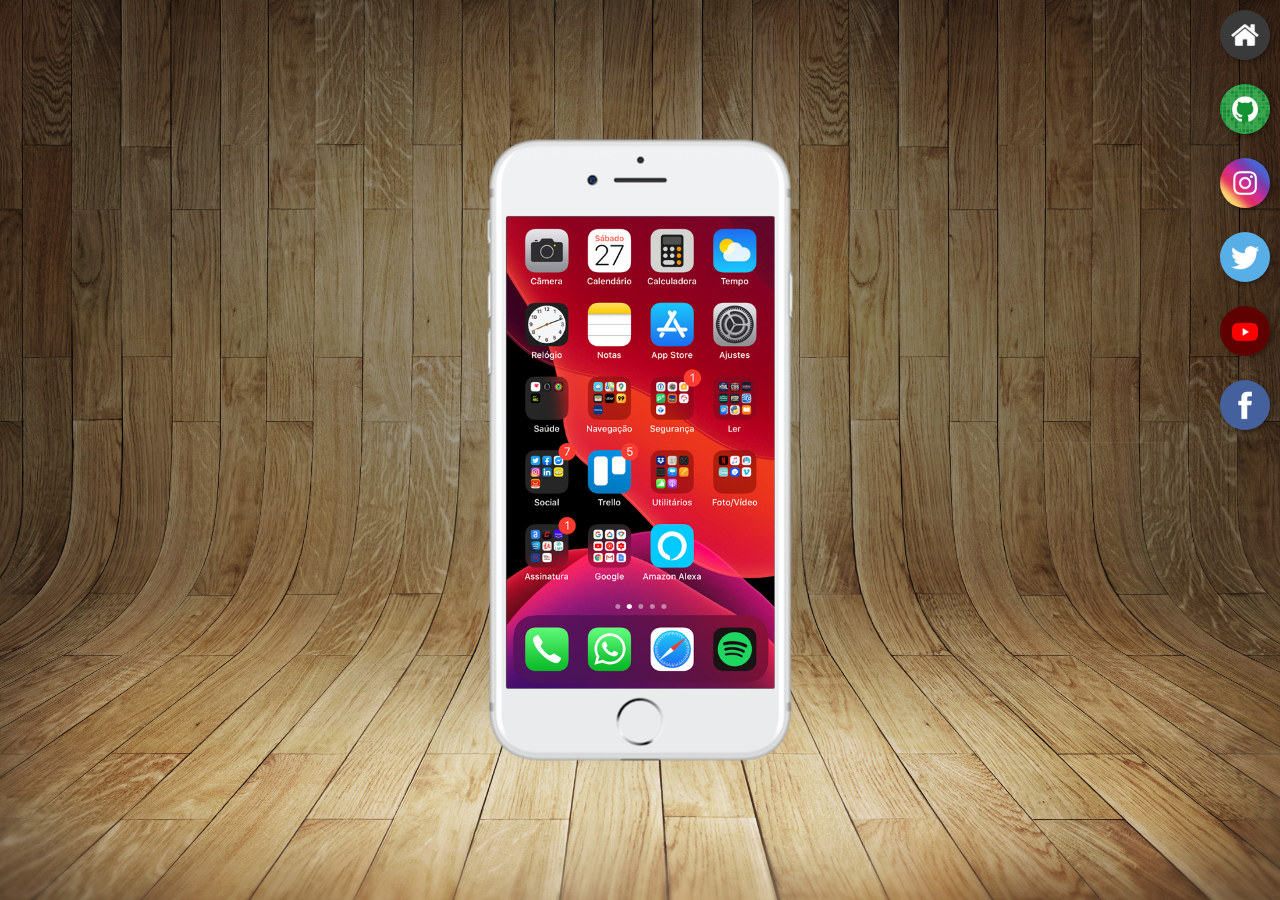
<file: index.html>
<!DOCTYPE html>
<html lang="pt-br">
<head>
    <meta charset="UTF-8">
    <meta http-equiv="X-UA-Compatible" content="IE=edge">
    <meta name="viewport" content="width=device-width, initial-scale=1.0">
    <link rel="shortcut icon" href="favicon.ico" type="image/x-icon">
    <title>Projeto Redes Sociais</title>
    <link rel="stylesheet" href="estilos/style.css">
</head>
<body>
    <main>
        <section id="telefone">
            <iframe src="home.html" name="tela" id="tela" frameborder="0">
                Seu navegador nao é compativel com isso.
            </iframe>
        </section>
        <section id="redes-sociais">
            <a href="home.html" target="tela"><img src="imagens/logo-home.jpg" alt="Home"></a><br>
            <a href="github.html" target="tela"><img src="imagens/logo-github.jpg" alt="GitHub"></a><br>
            <a href="instagram.html" target="tela"><img src="imagens/logo-instagram.jpg" alt="Instagram"></a><br>
            <a href="twitter.html" target="tela"><img src="imagens/logo-twitter.jpg" alt="Twiter"></a><br>
            <a href="youtube.html" target="tela"><img src="imagens/logo-youtube.jpg" alt="YouTube"></a><br>
            <a href="facebook.html" target="tela"><img src="imagens/logo-facebook.jpg" alt="Facebook"></a>
        </section>
    </main>
</body>
</html>
</file>
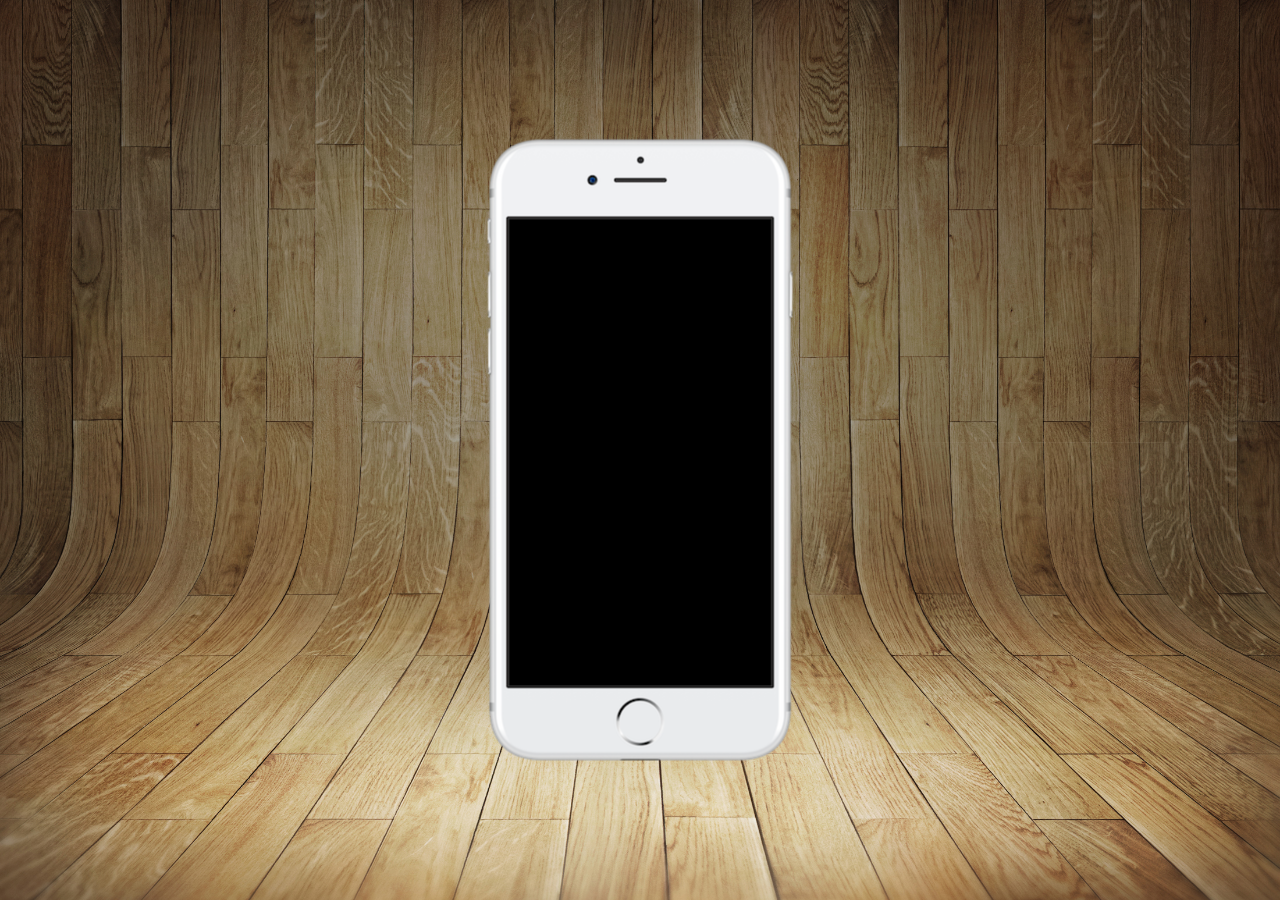
<file: pacote-d013/index.html>
<!DOCTYPE html>
<html lang="pt-br">
<head>
    <meta charset="UTF-8">
    <meta http-equiv="X-UA-Compatible" content="IE=edge">
    <meta name="viewport" content="width=device-width, initial-scale=1.0">
    <link rel="shortcut icon" href="favicon.ico" type="image/x-icon">
    <title>Projeto Redes Sociais</title>
    <link rel="stylesheet" href="estilos/style.css">
</head>
<body>
    <main>
        <section id="telefone">

        </section>
        <section id="redes-sociais">

        </section>
    </main>
</body>
</html>
</file>
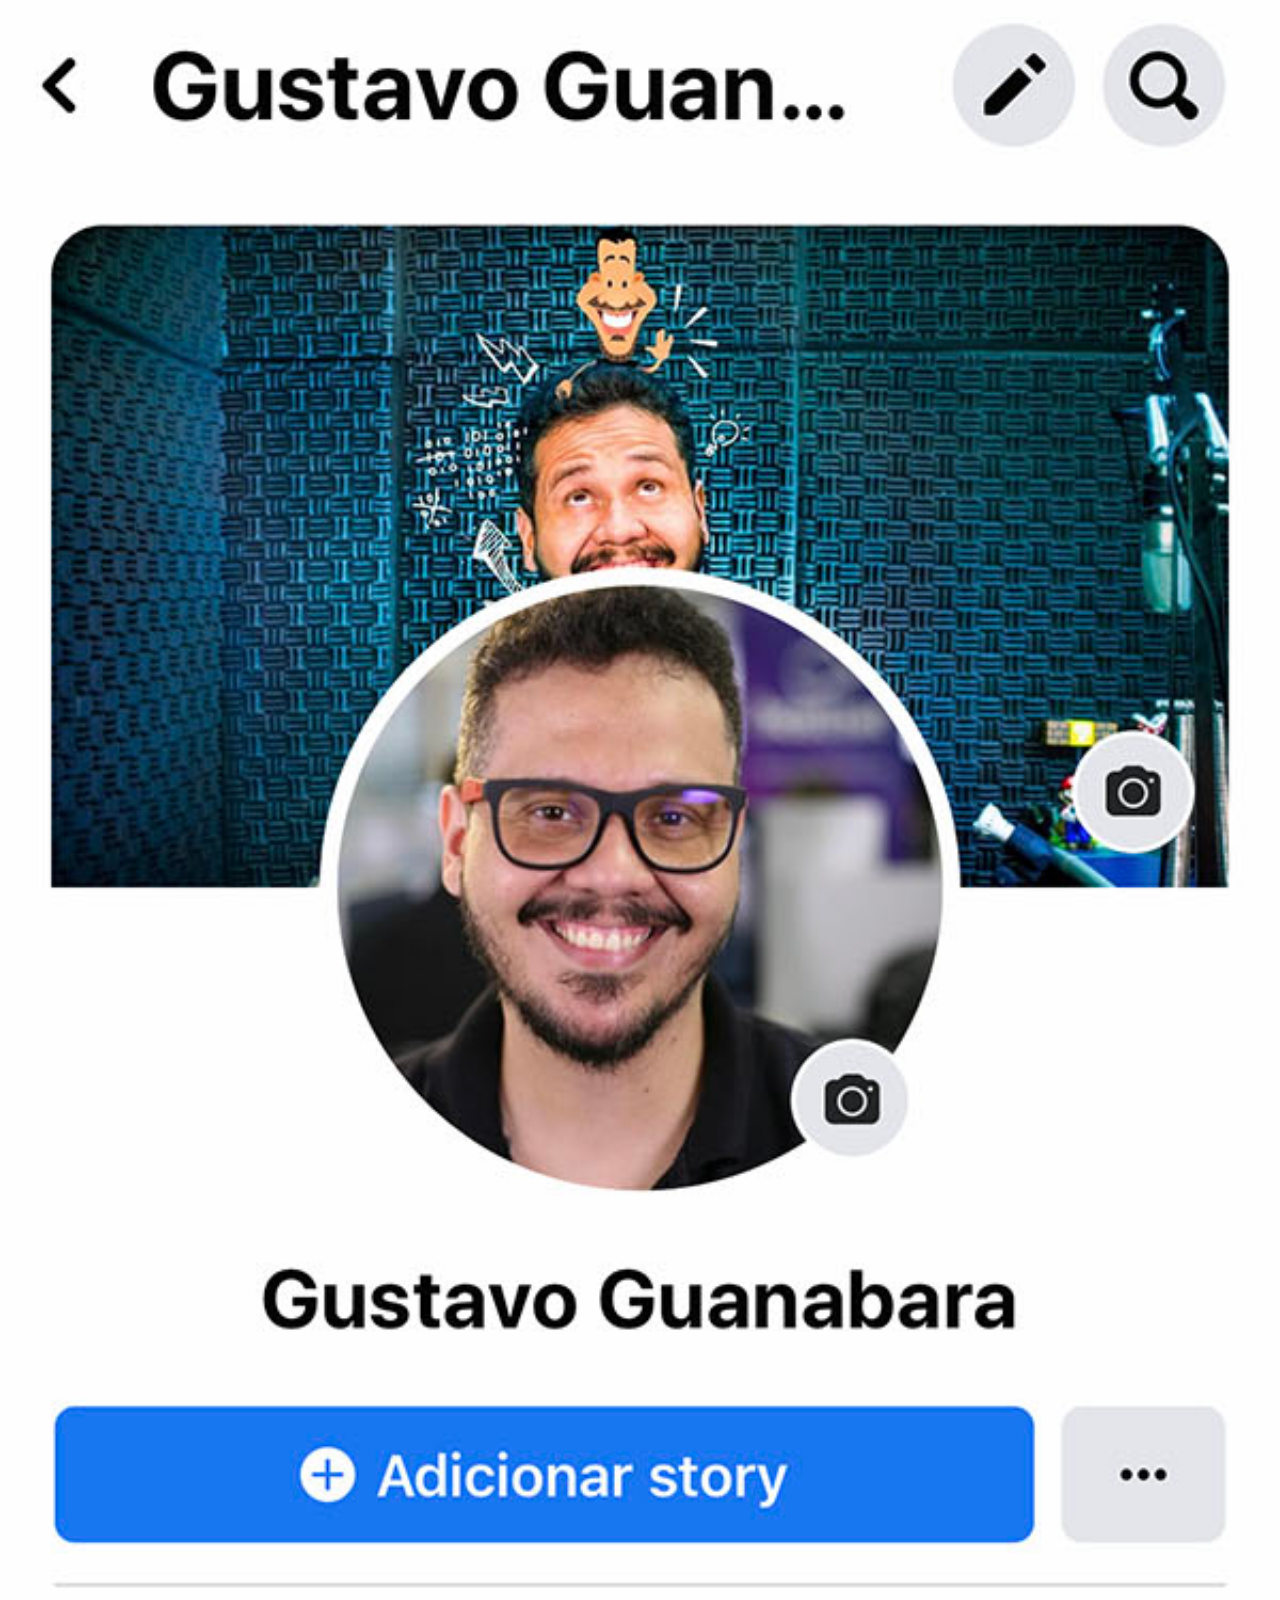
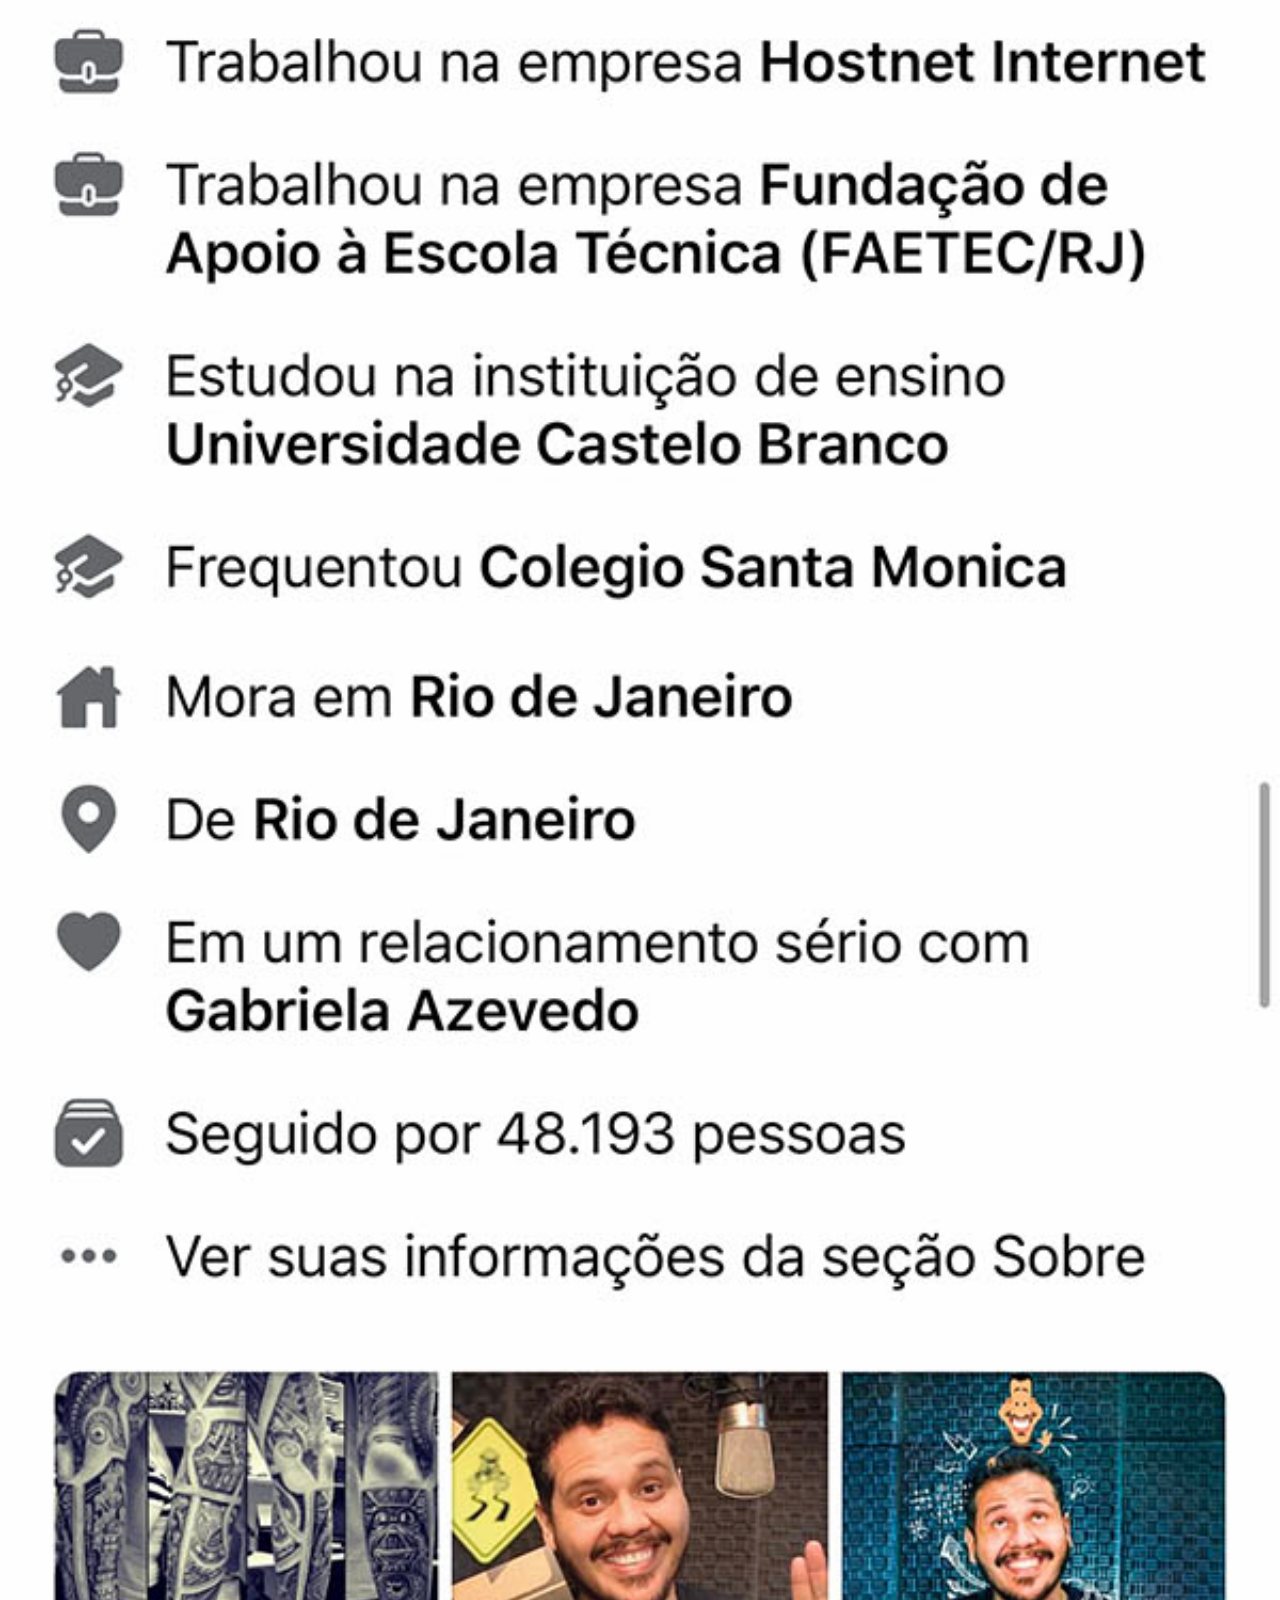
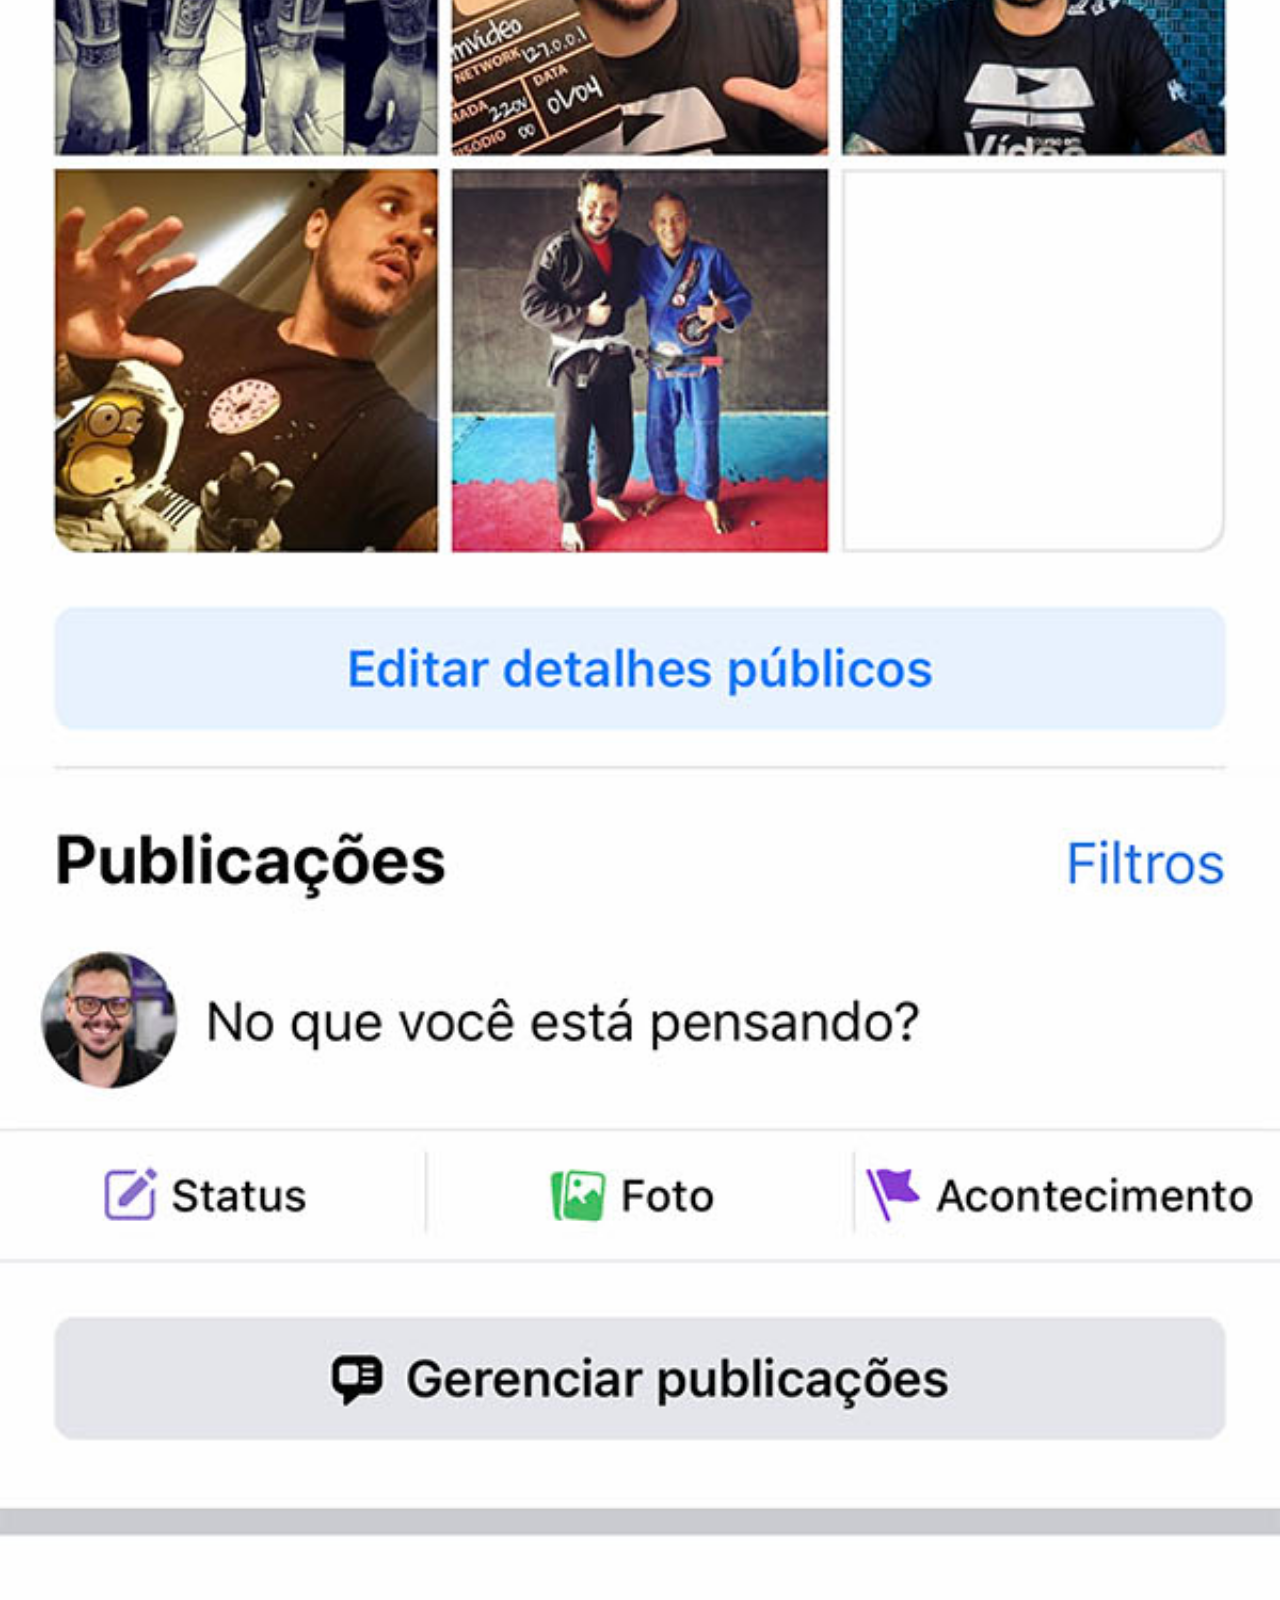
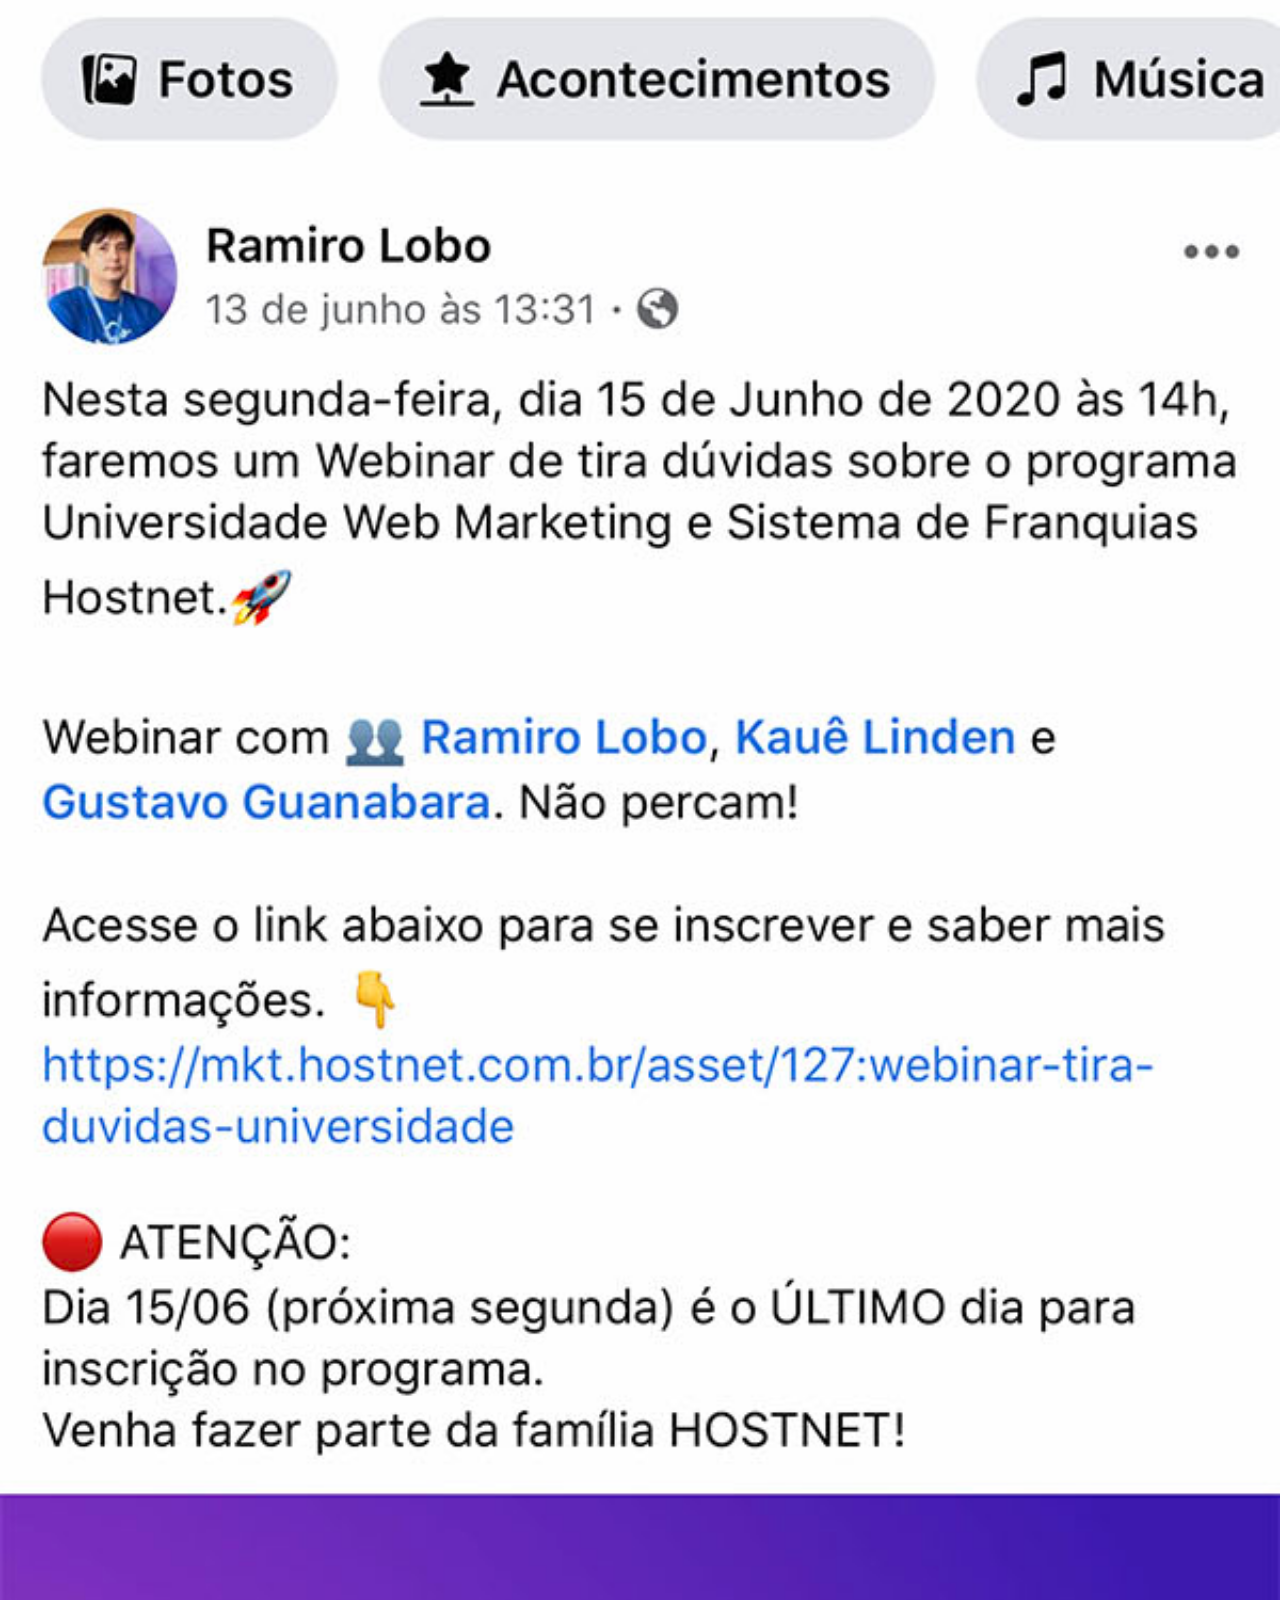
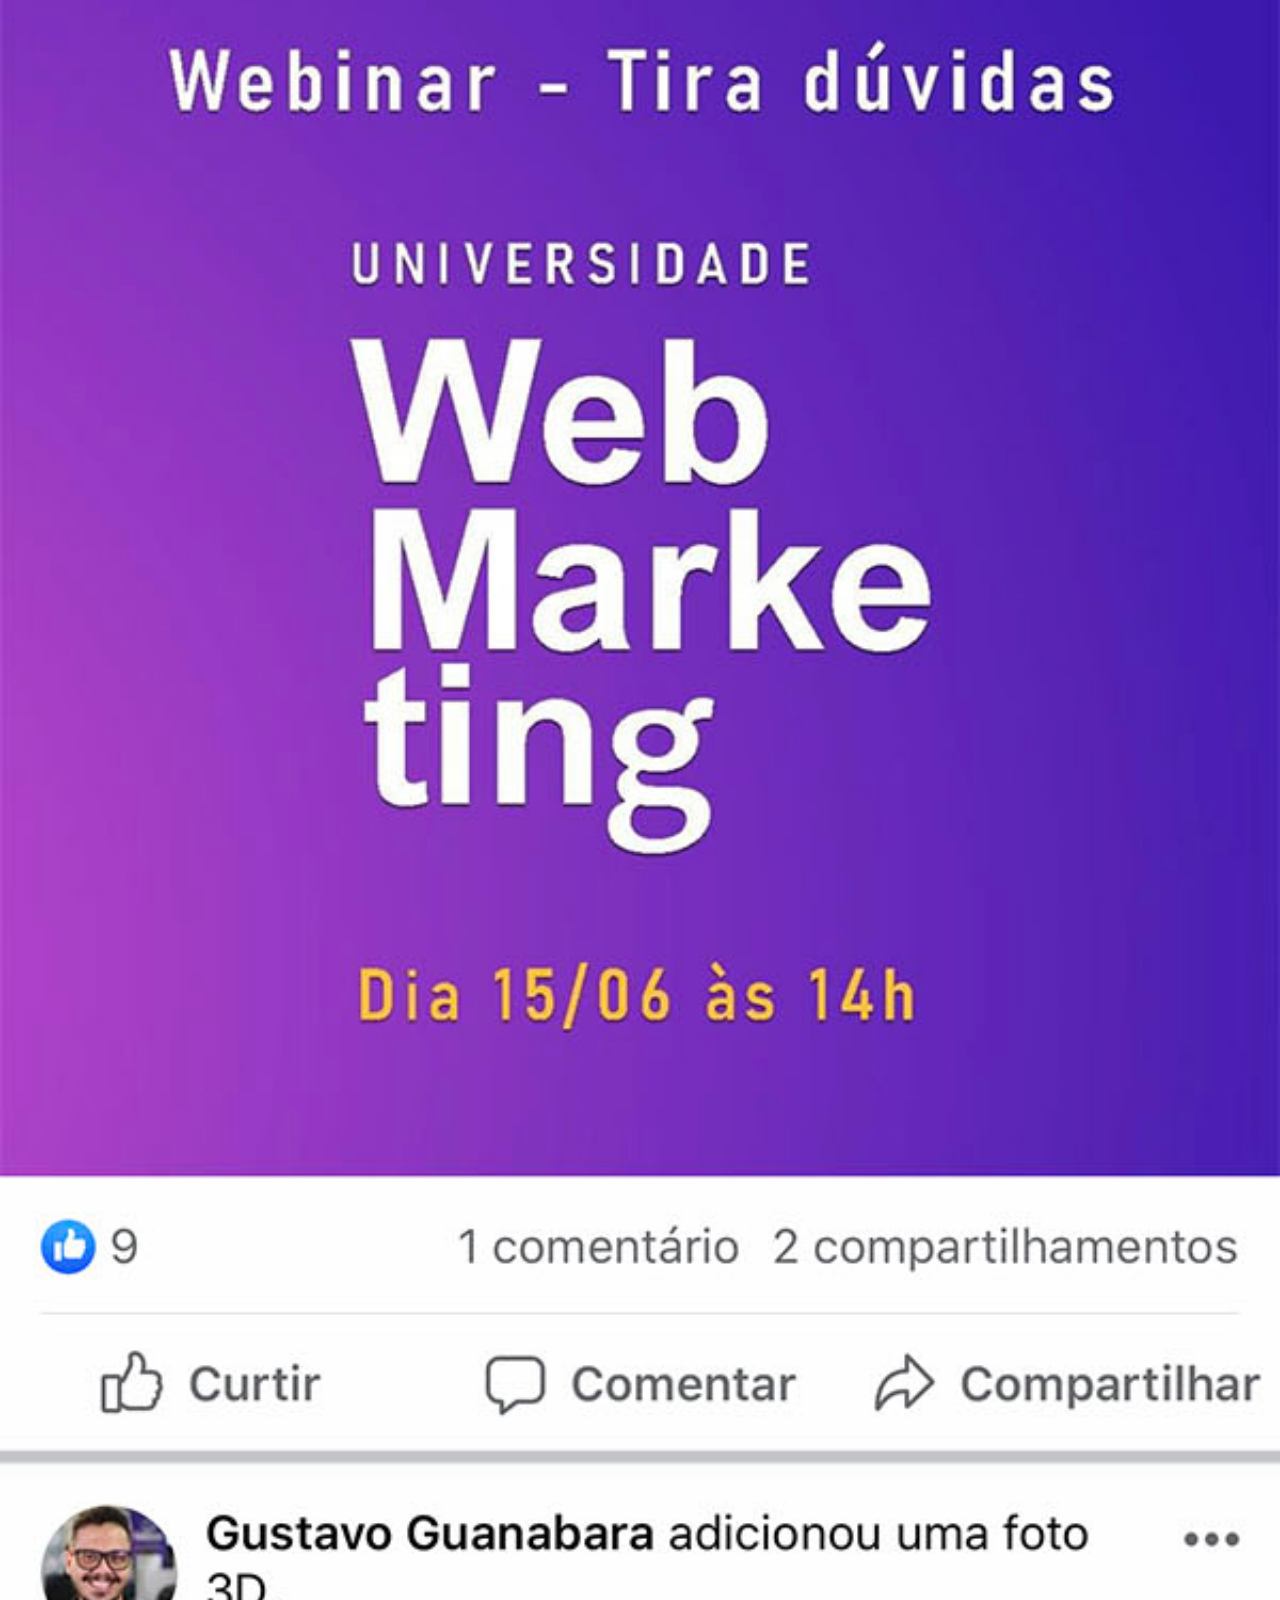
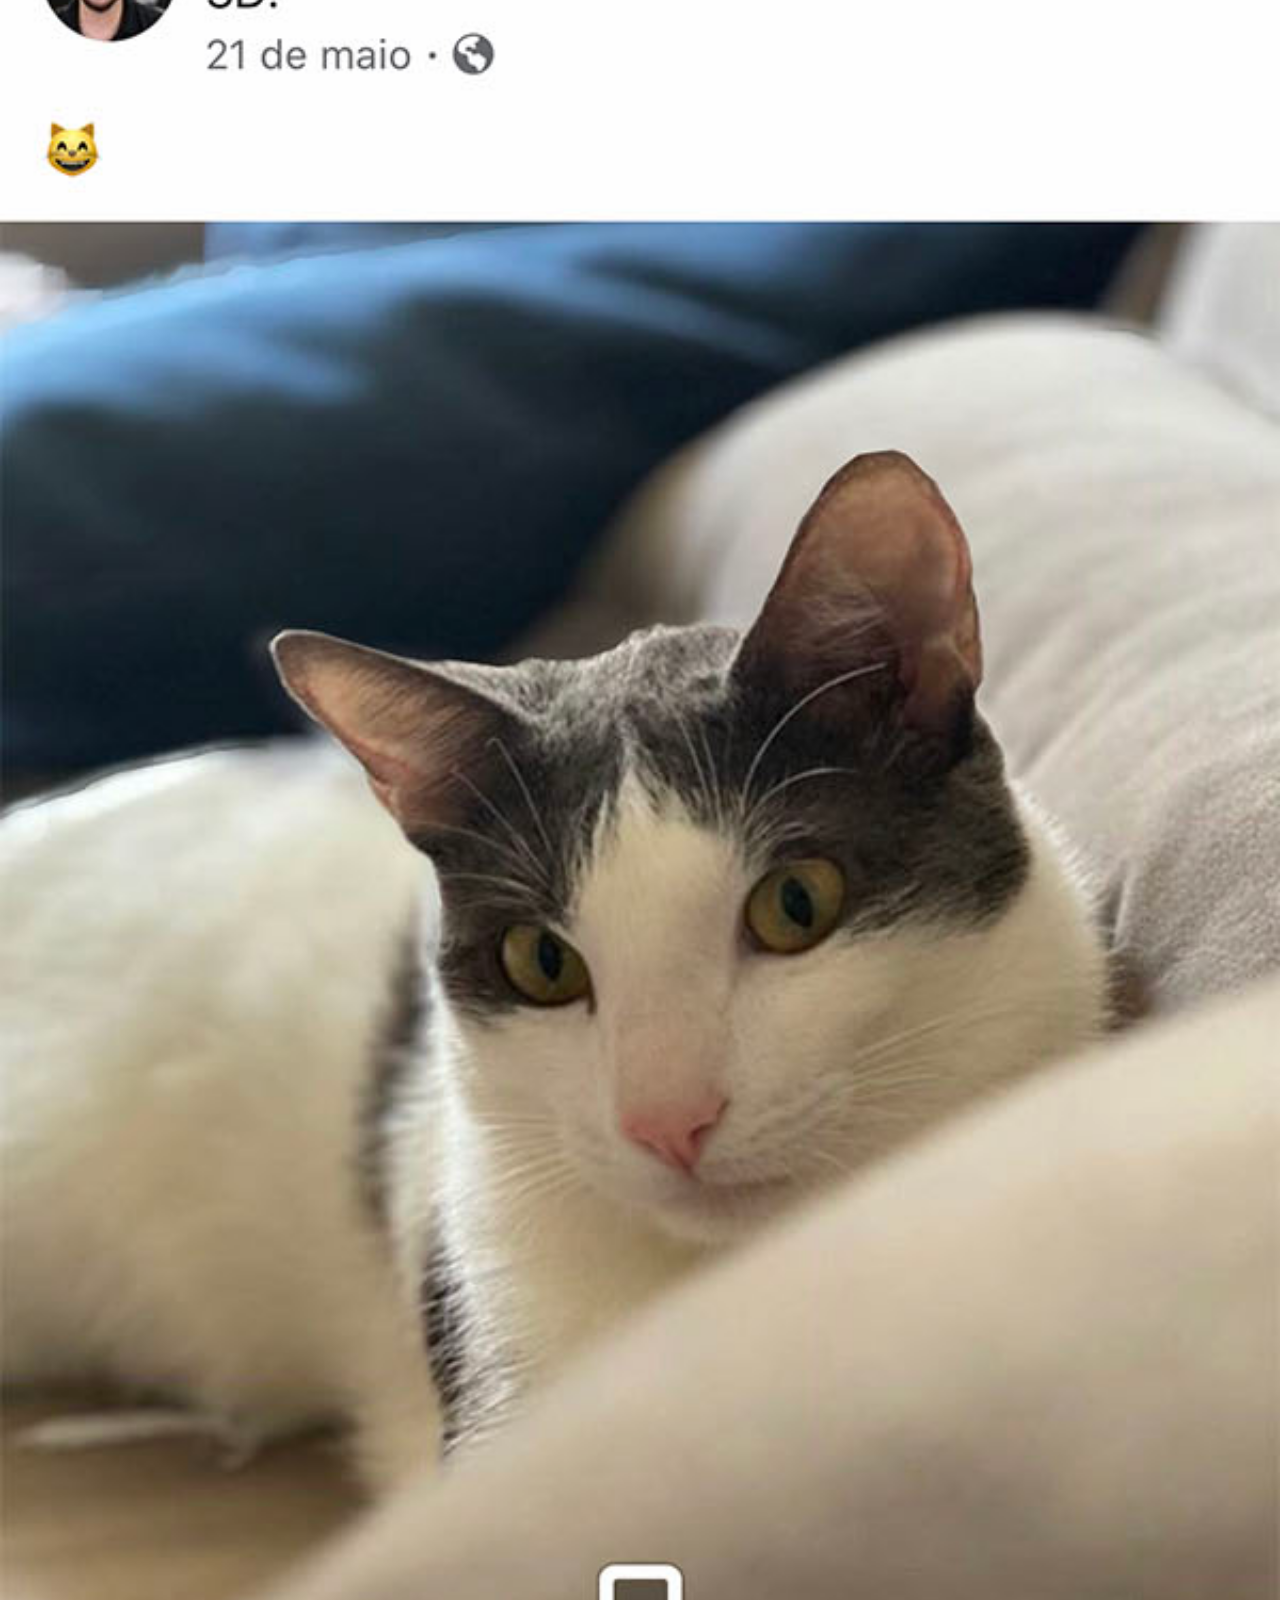
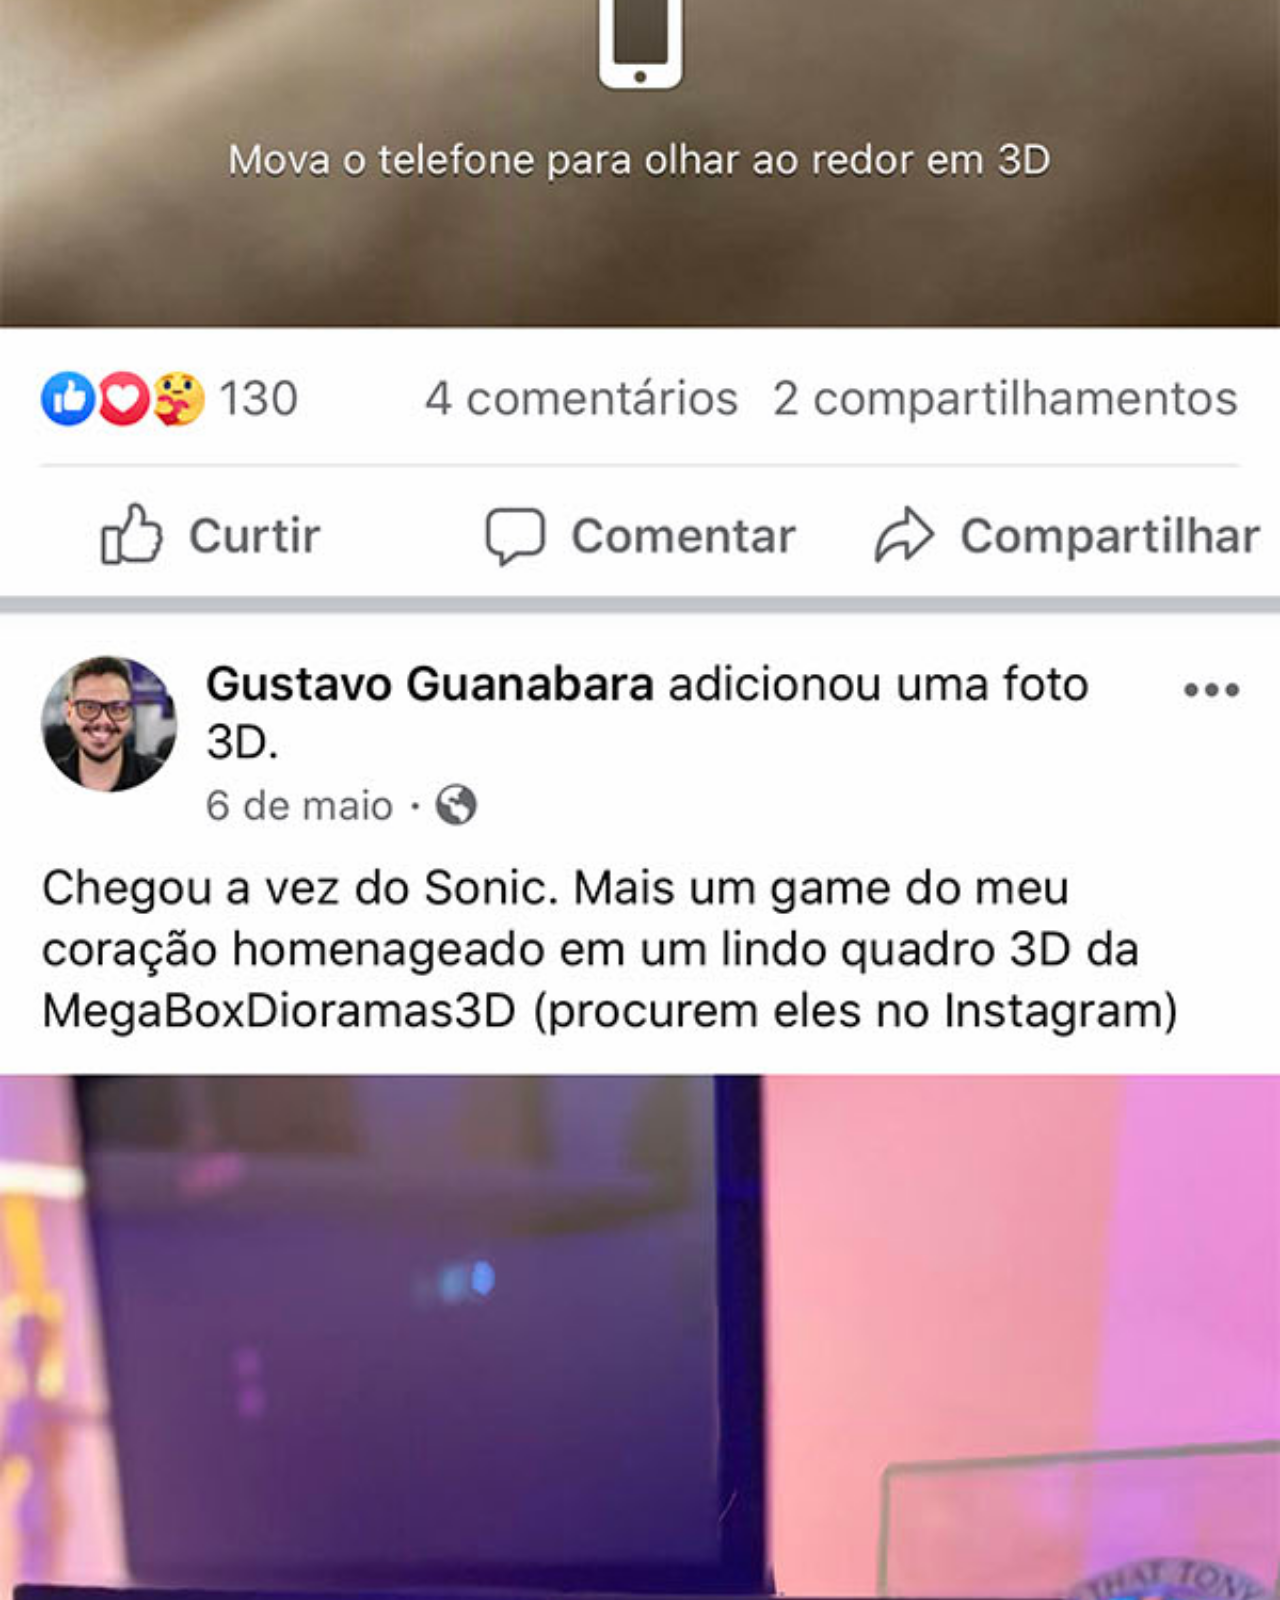
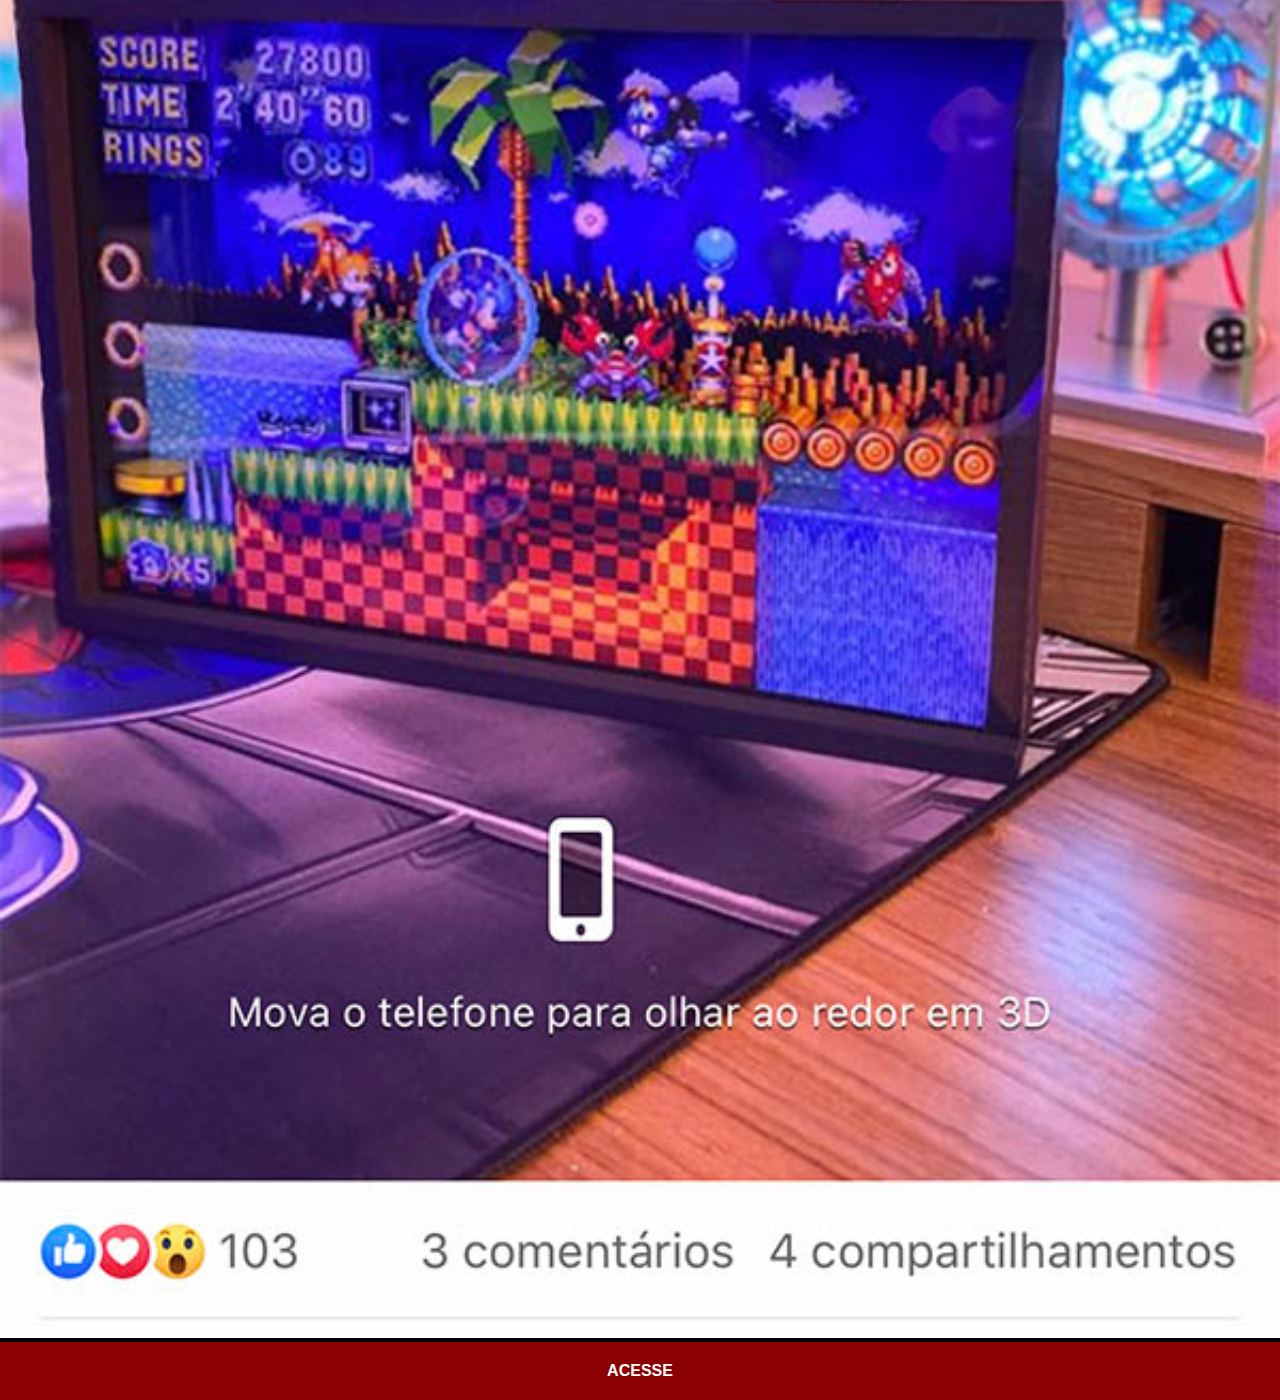
<file: facebook.html>
<!DOCTYPE html>
<html lang="pt-br">
<head>
    <meta charset="UTF-8">
    <meta http-equiv="X-UA-Compatible" content="IE=edge">
    <meta name="viewport" content="width=device-width, initial-scale=1.0">
    <title>Facebook</title>
    <link rel="stylesheet" href="estilos/social.css">
</head>
<body>
    <img src="imagens/tela-facebook.jpg" alt="Facebok">
    <a href="https://www.facebook.com/gustavoguanabara/" target="_blank">ACESSE</a>
</body>
</html>
</file>
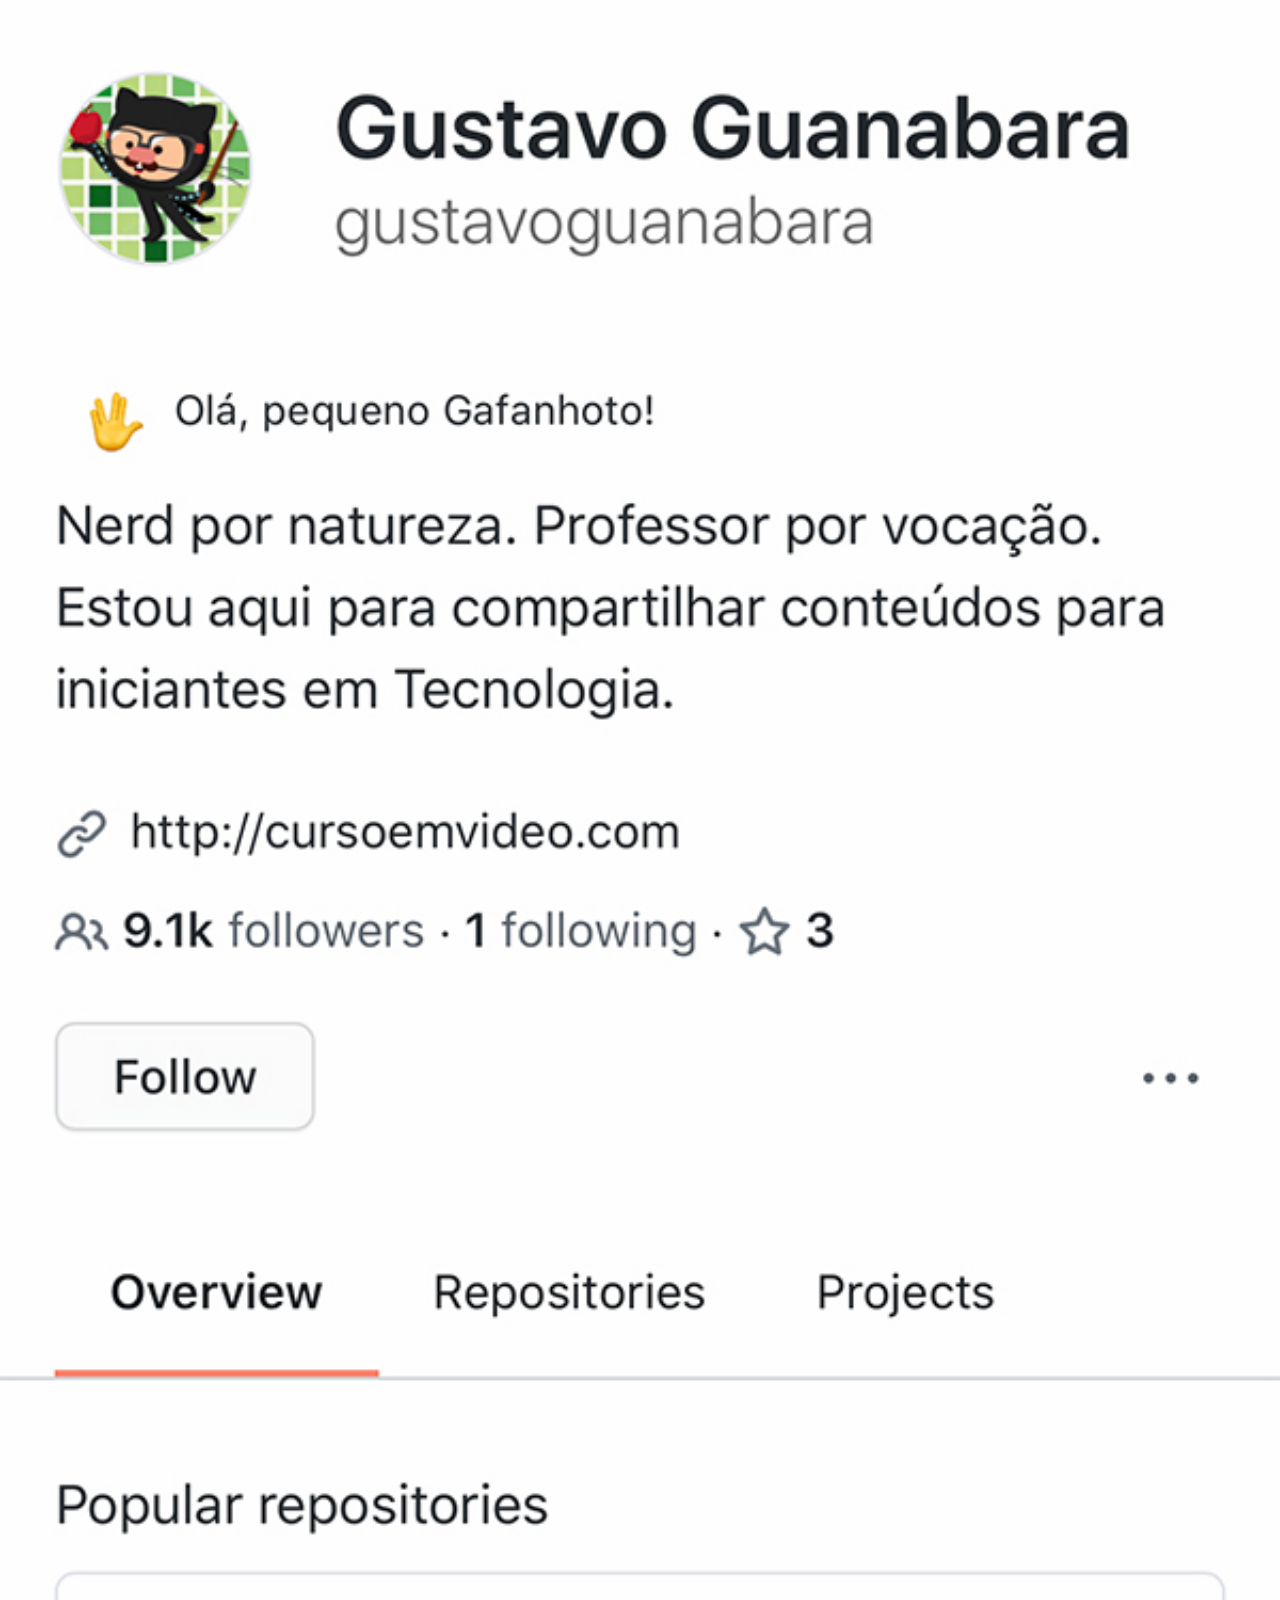
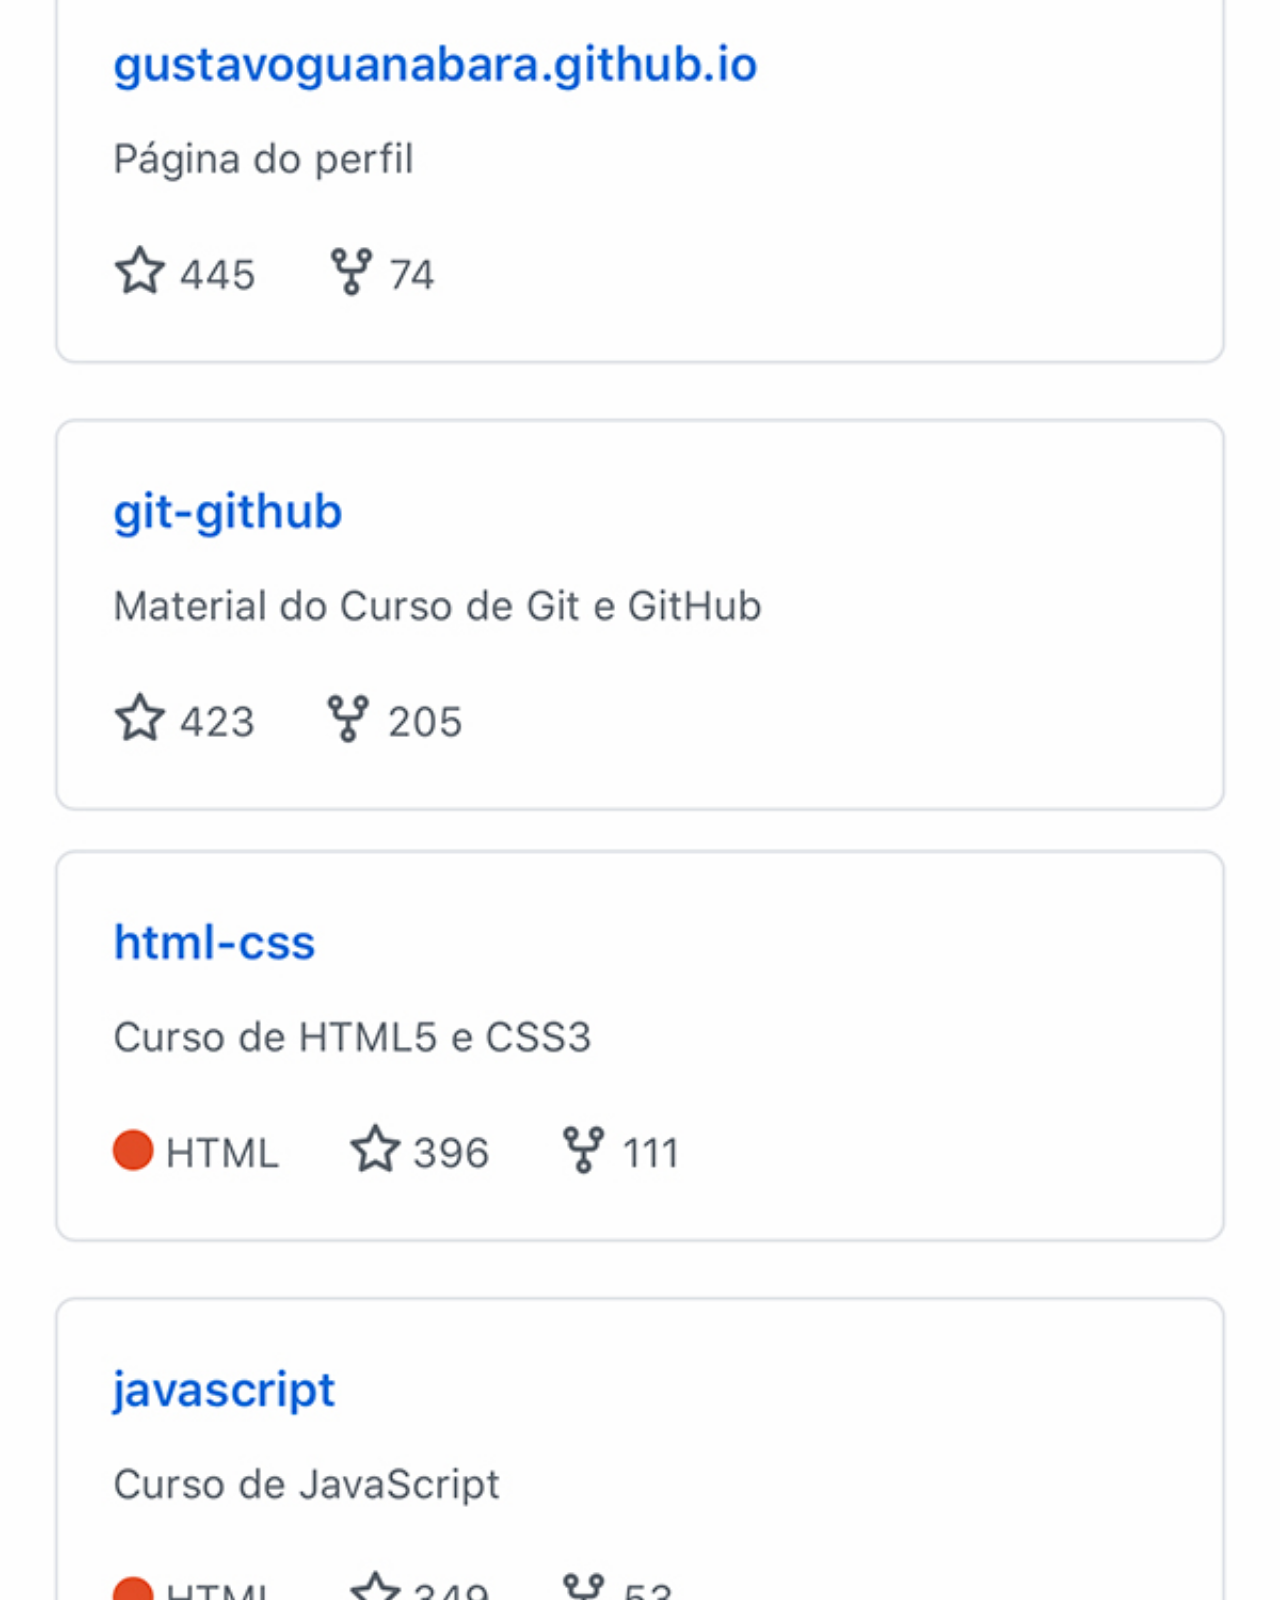
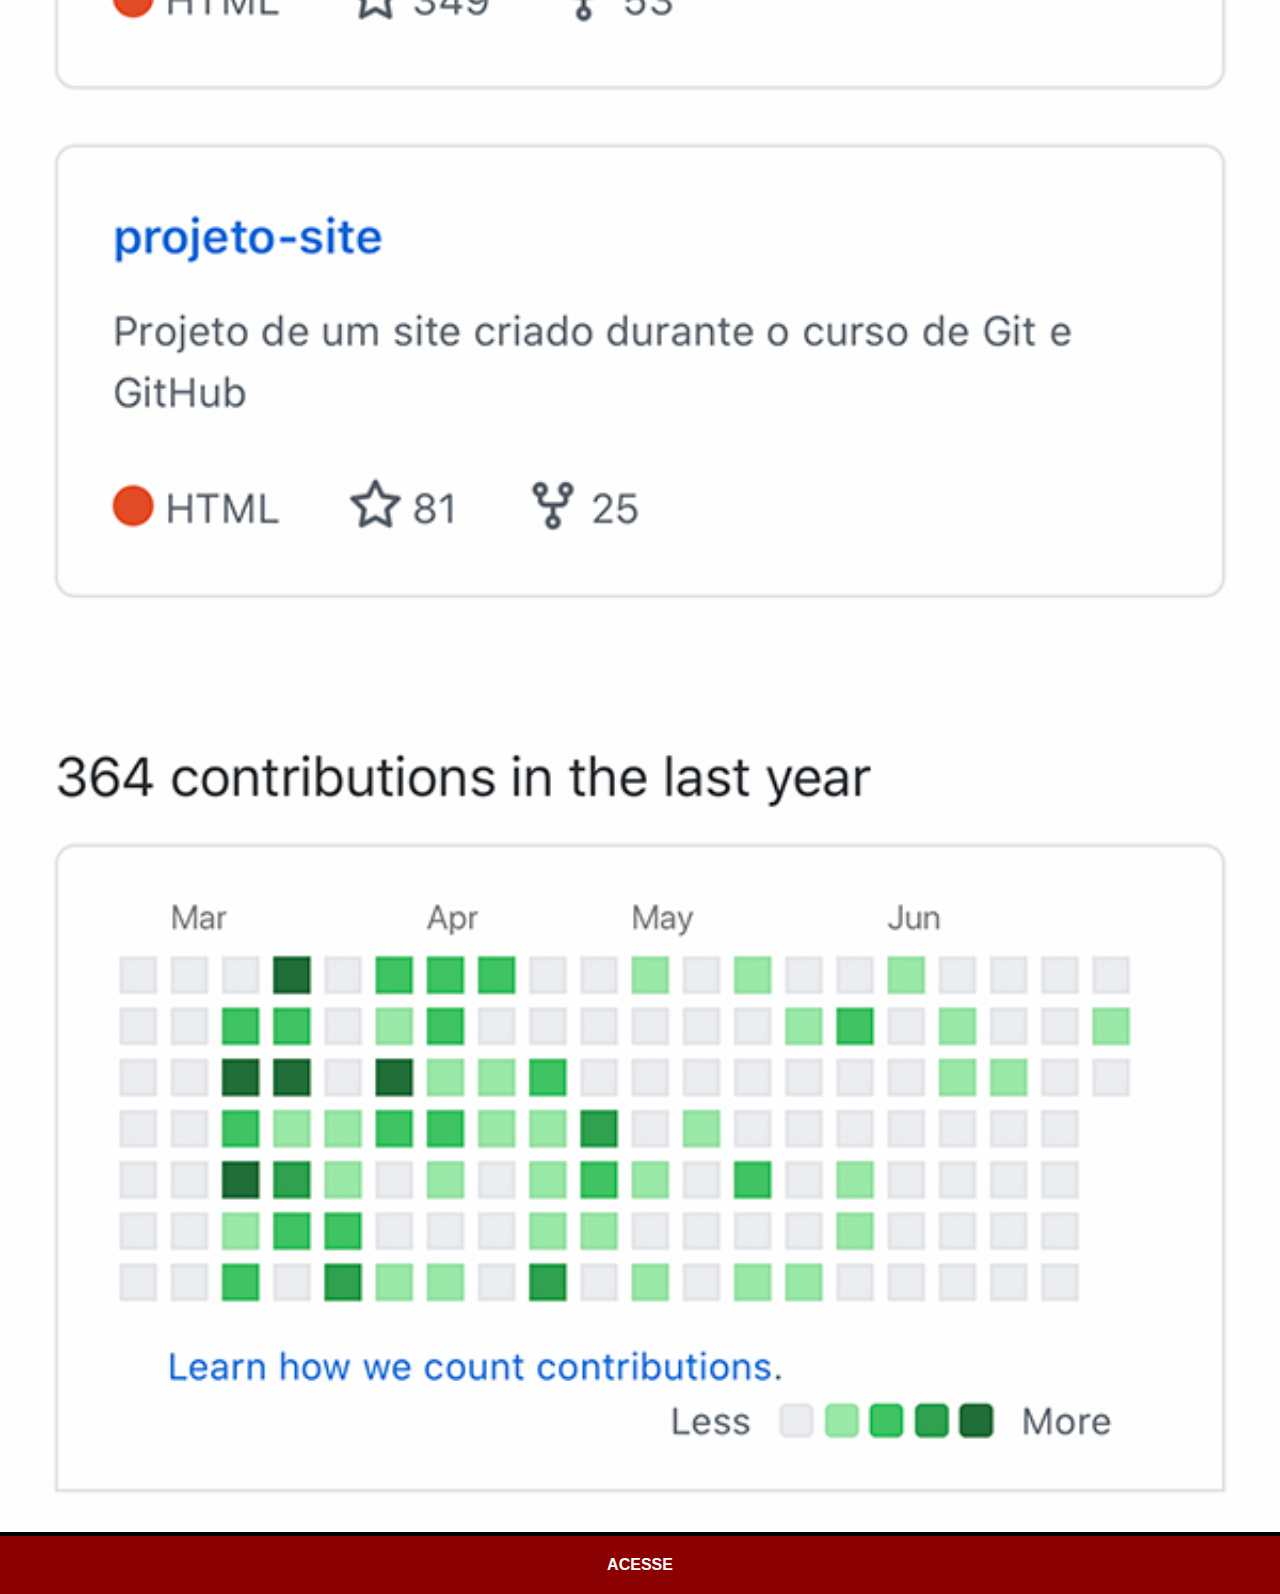
<file: github.html>
<!DOCTYPE html>
<html lang="pt-br">
<head>
    <meta charset="UTF-8">
    <meta http-equiv="X-UA-Compatible" content="IE=edge">
    <meta name="viewport" content="width=device-width, initial-scale=1.0">
    <title>Github</title>
    <link rel="stylesheet" href="estilos/social.css">
</head>
<body>
    <img src="imagens/tela-github.jpg" alt="GitHub">
    <a href="https://github.com/gustavoguanabara" target="_blank">ACESSE</a>
</body>
</html>
</file>
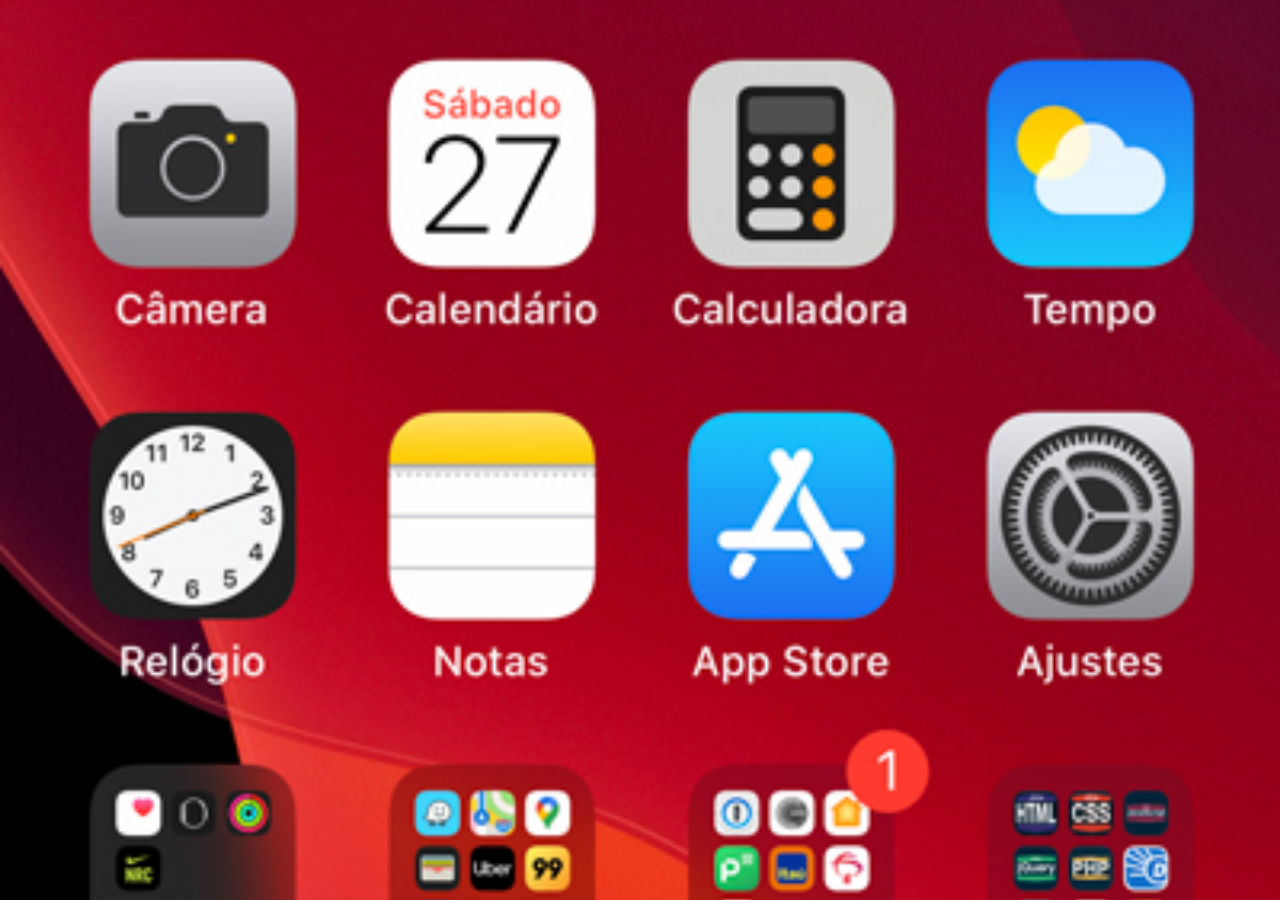
<file: home.html>
<!DOCTYPE html>
<html lang="pt-br">
<head>
    <meta charset="UTF-8">
    <meta http-equiv="X-UA-Compatible" content="IE=edge">
    <meta name="viewport" content="width=device-width, initial-scale=1.0">
    <title>Home</title>
    <style>
        * {
            margin: 0px;
            padding: 0px;
        }

        body {
            width: 100vw;
            height: 100vh;
            background: black url('imagens/tela-home.jpg') no-repeat top center;
            background-size: cover;
        }
    </style>
</head>
<body>
    
</body>
</html>
</file>
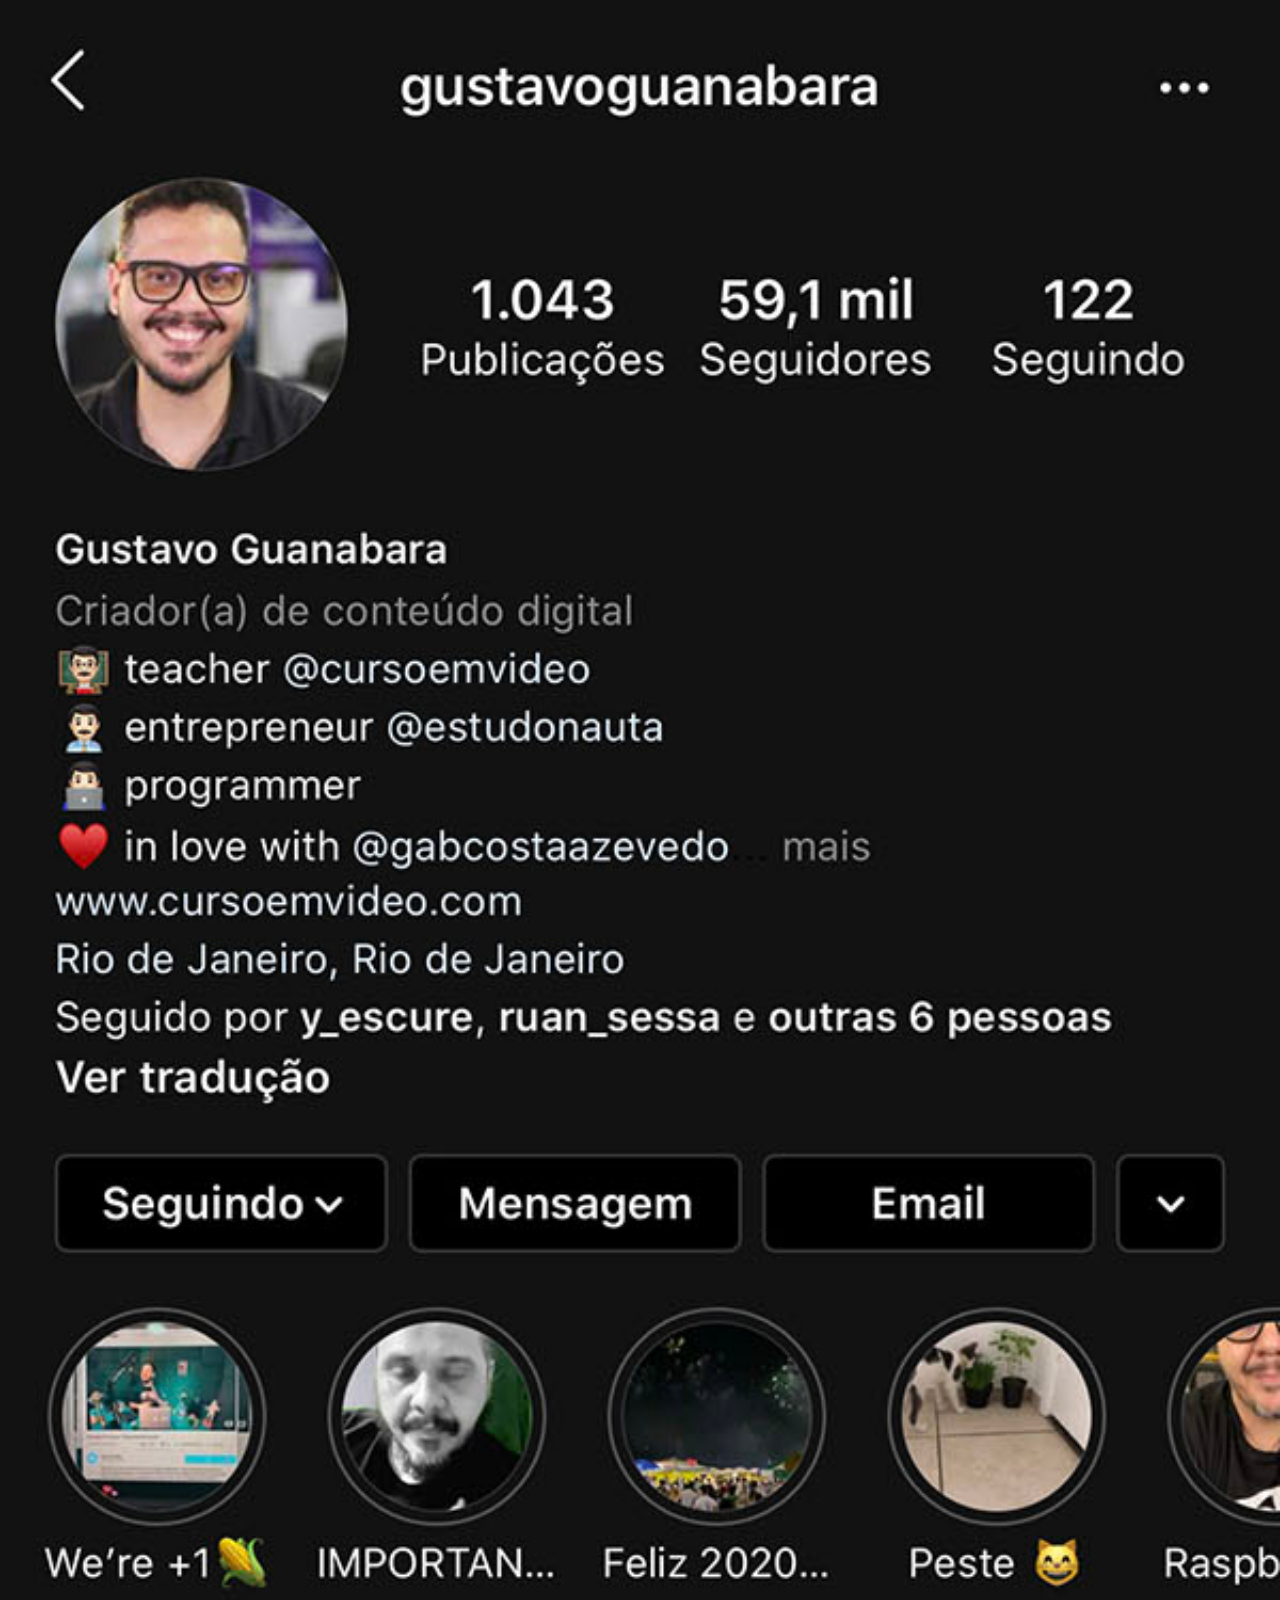
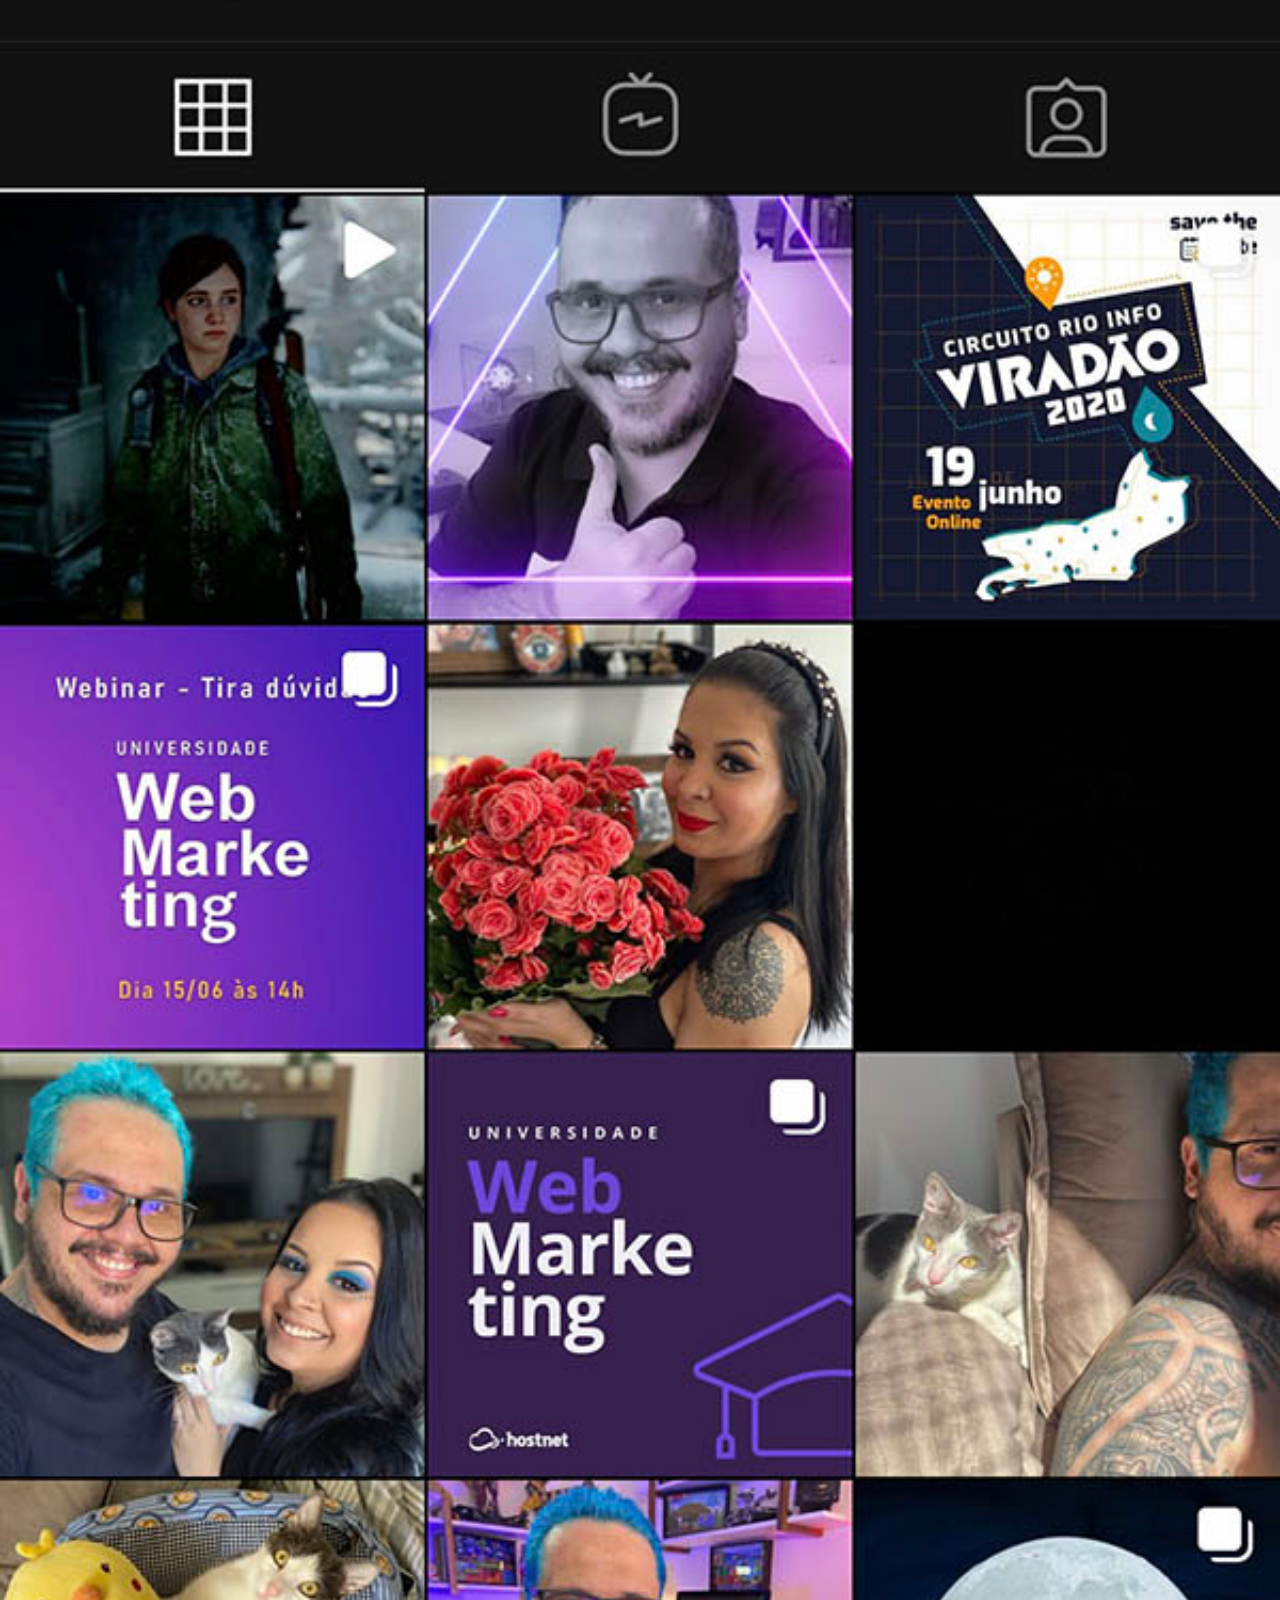
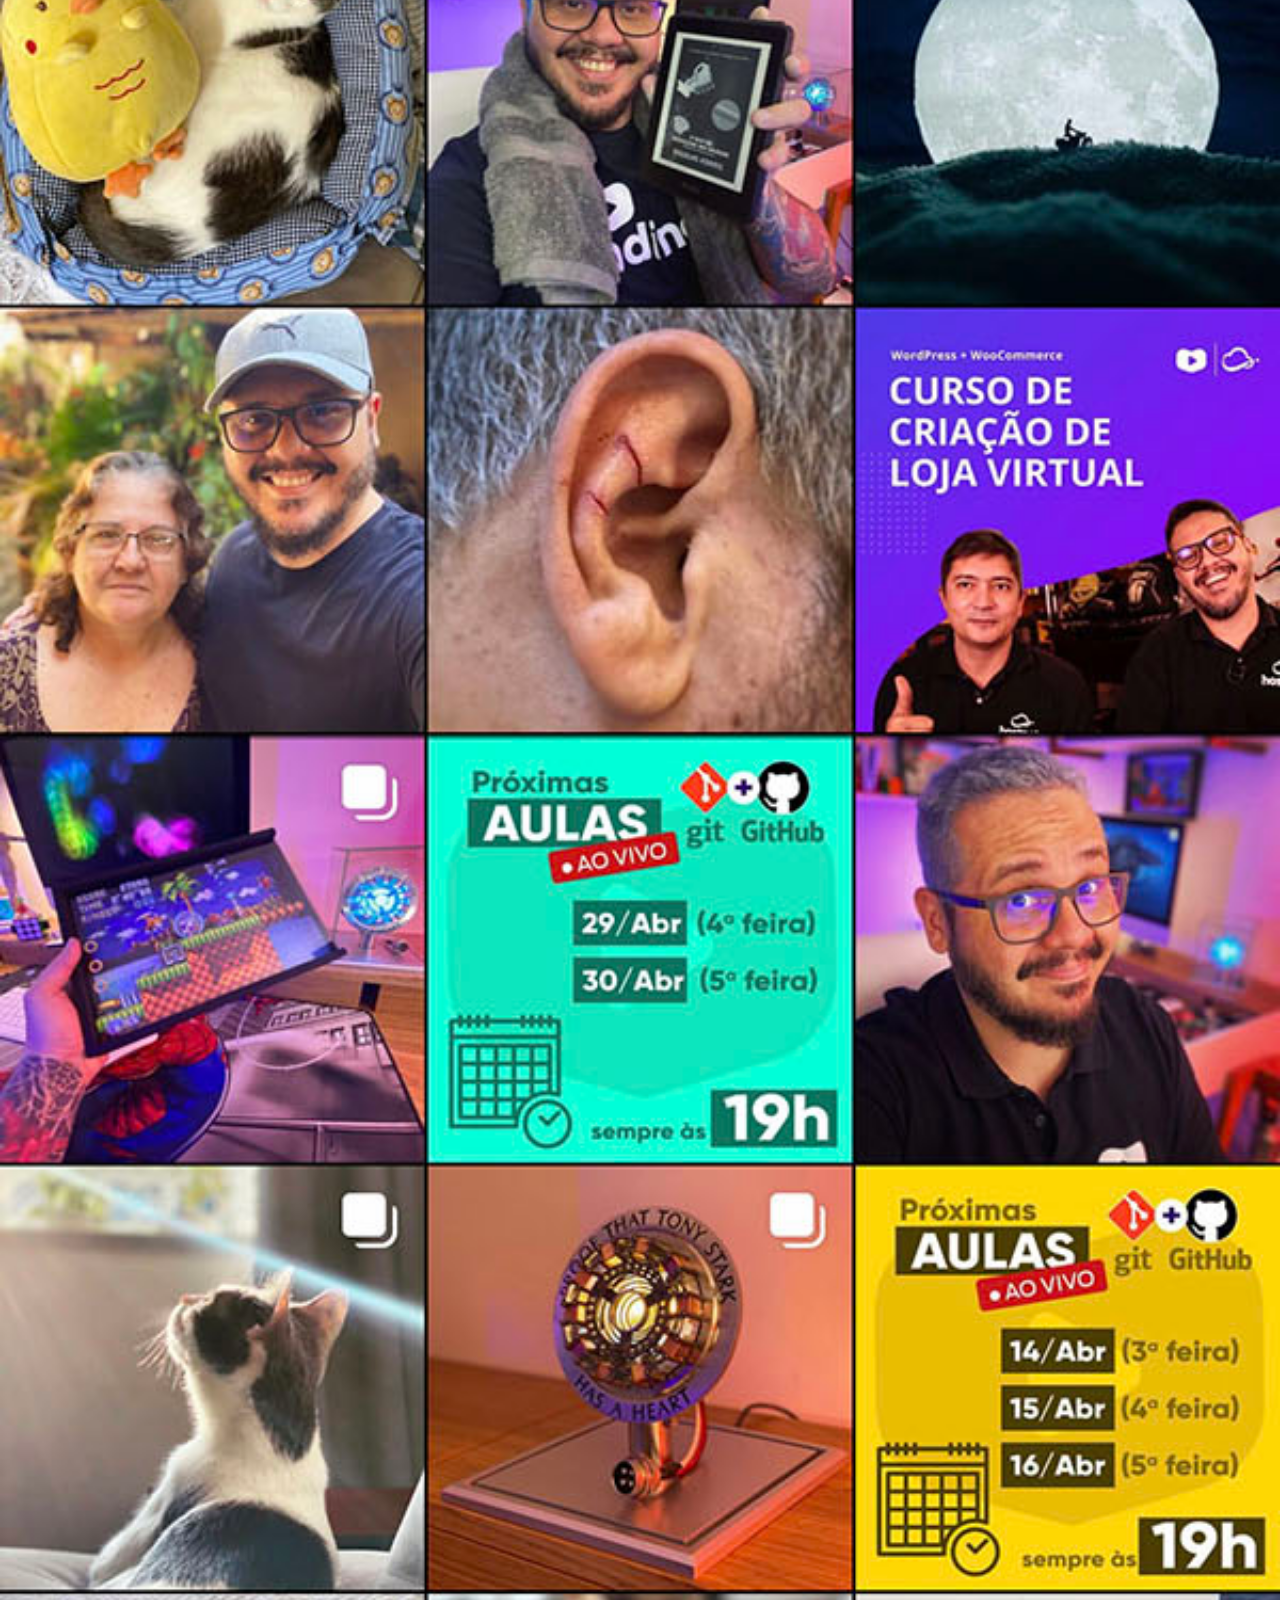
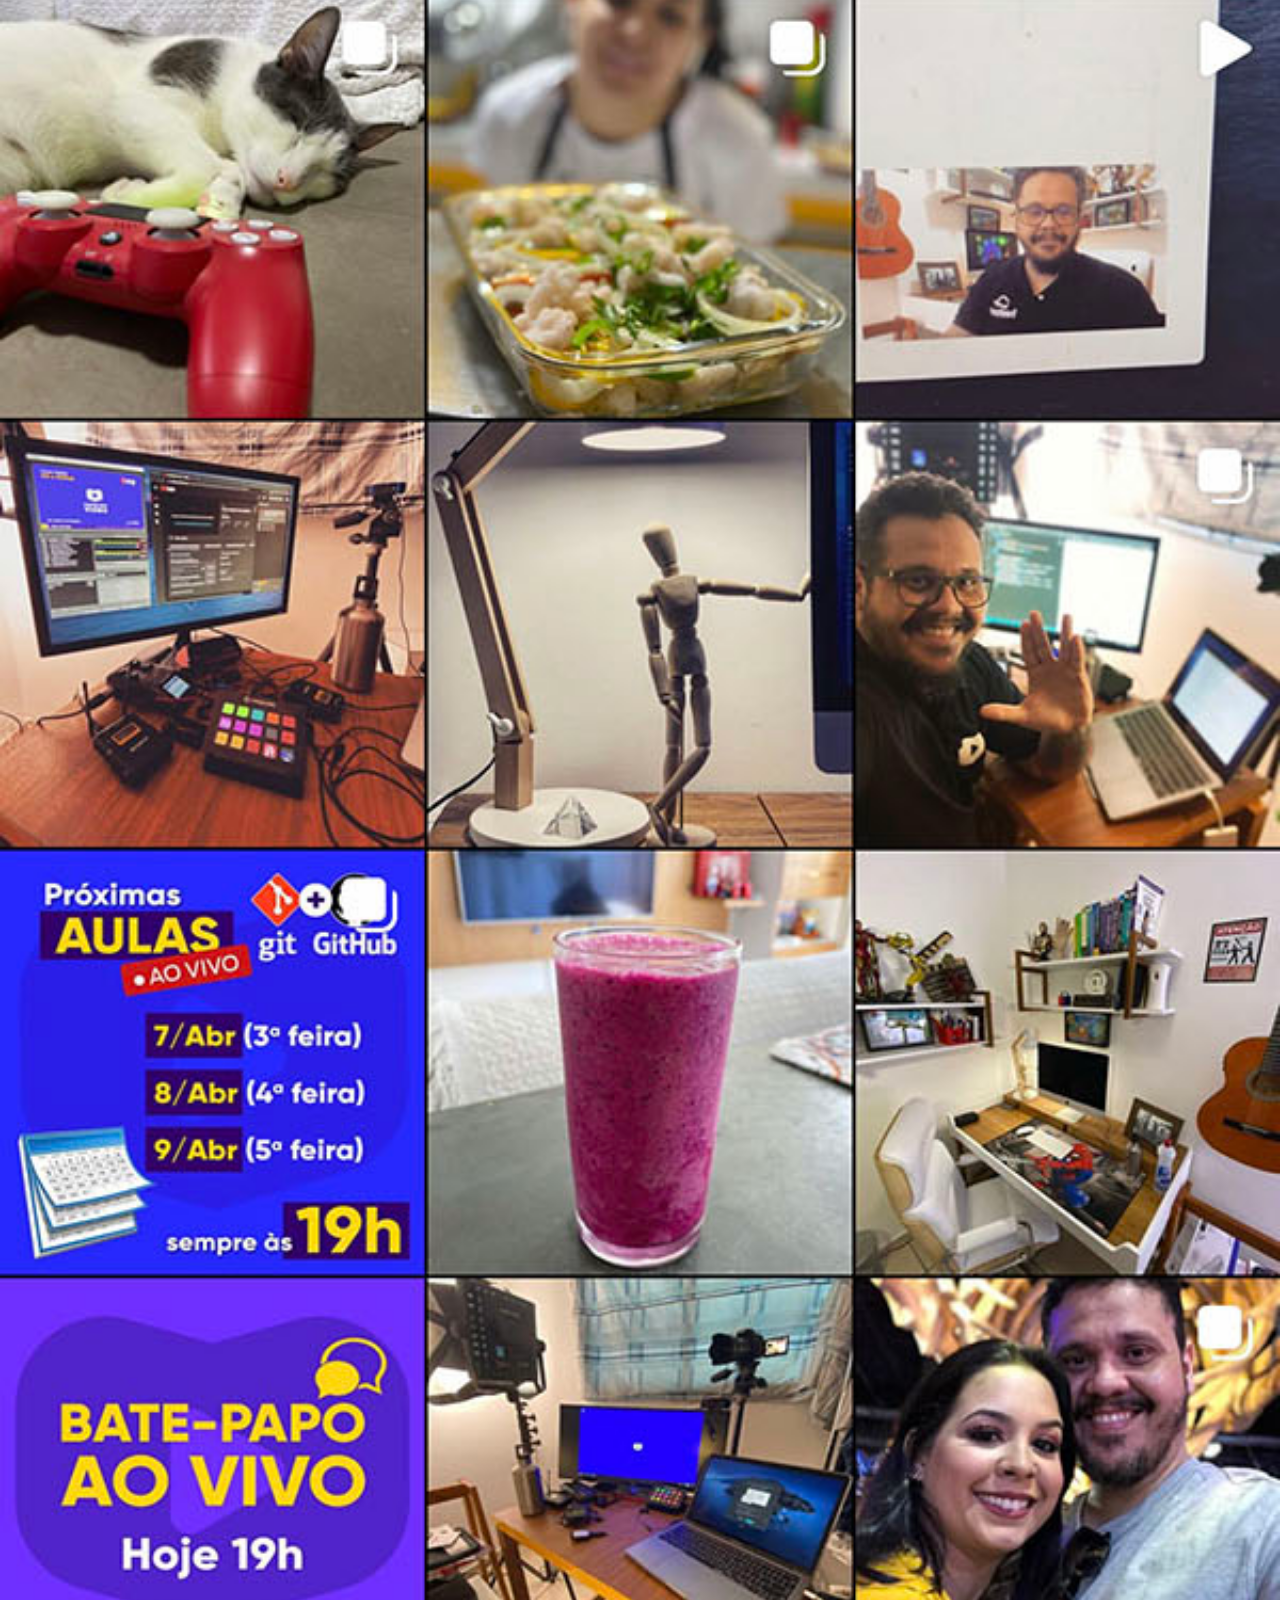
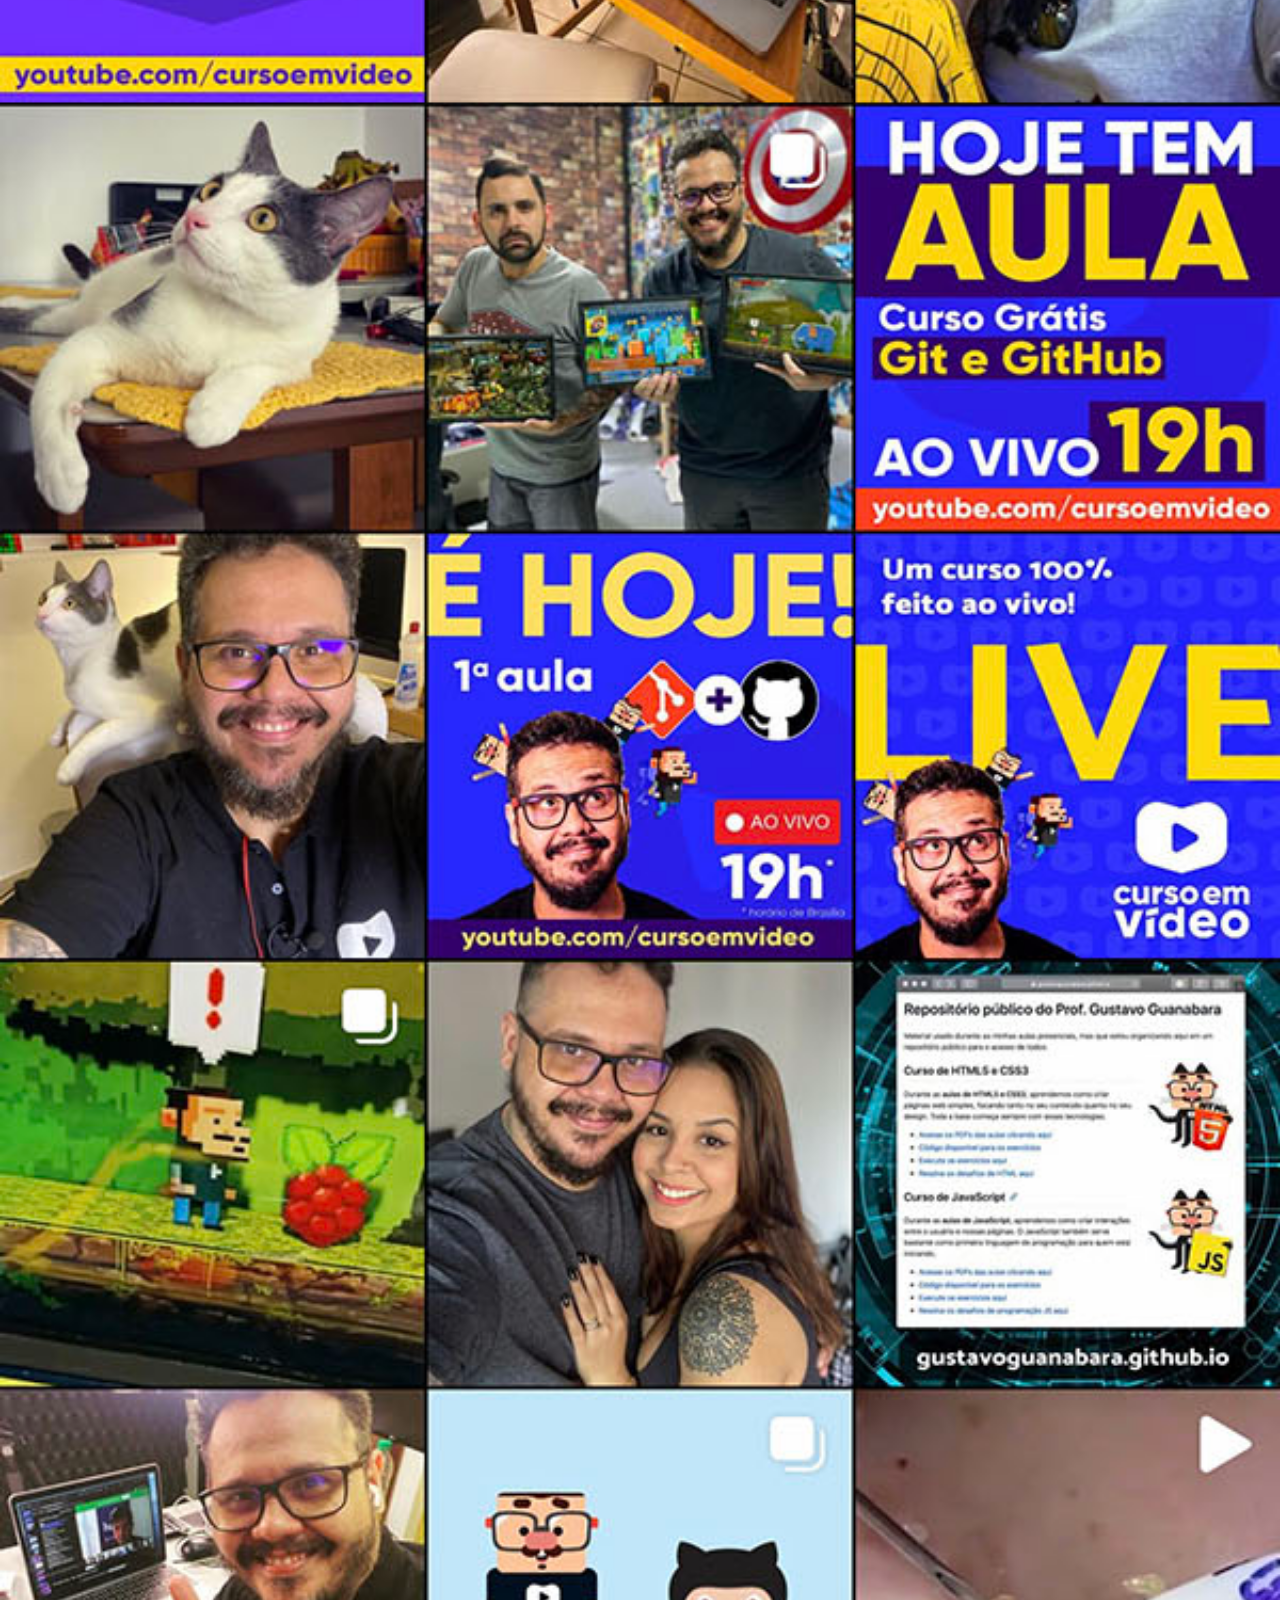
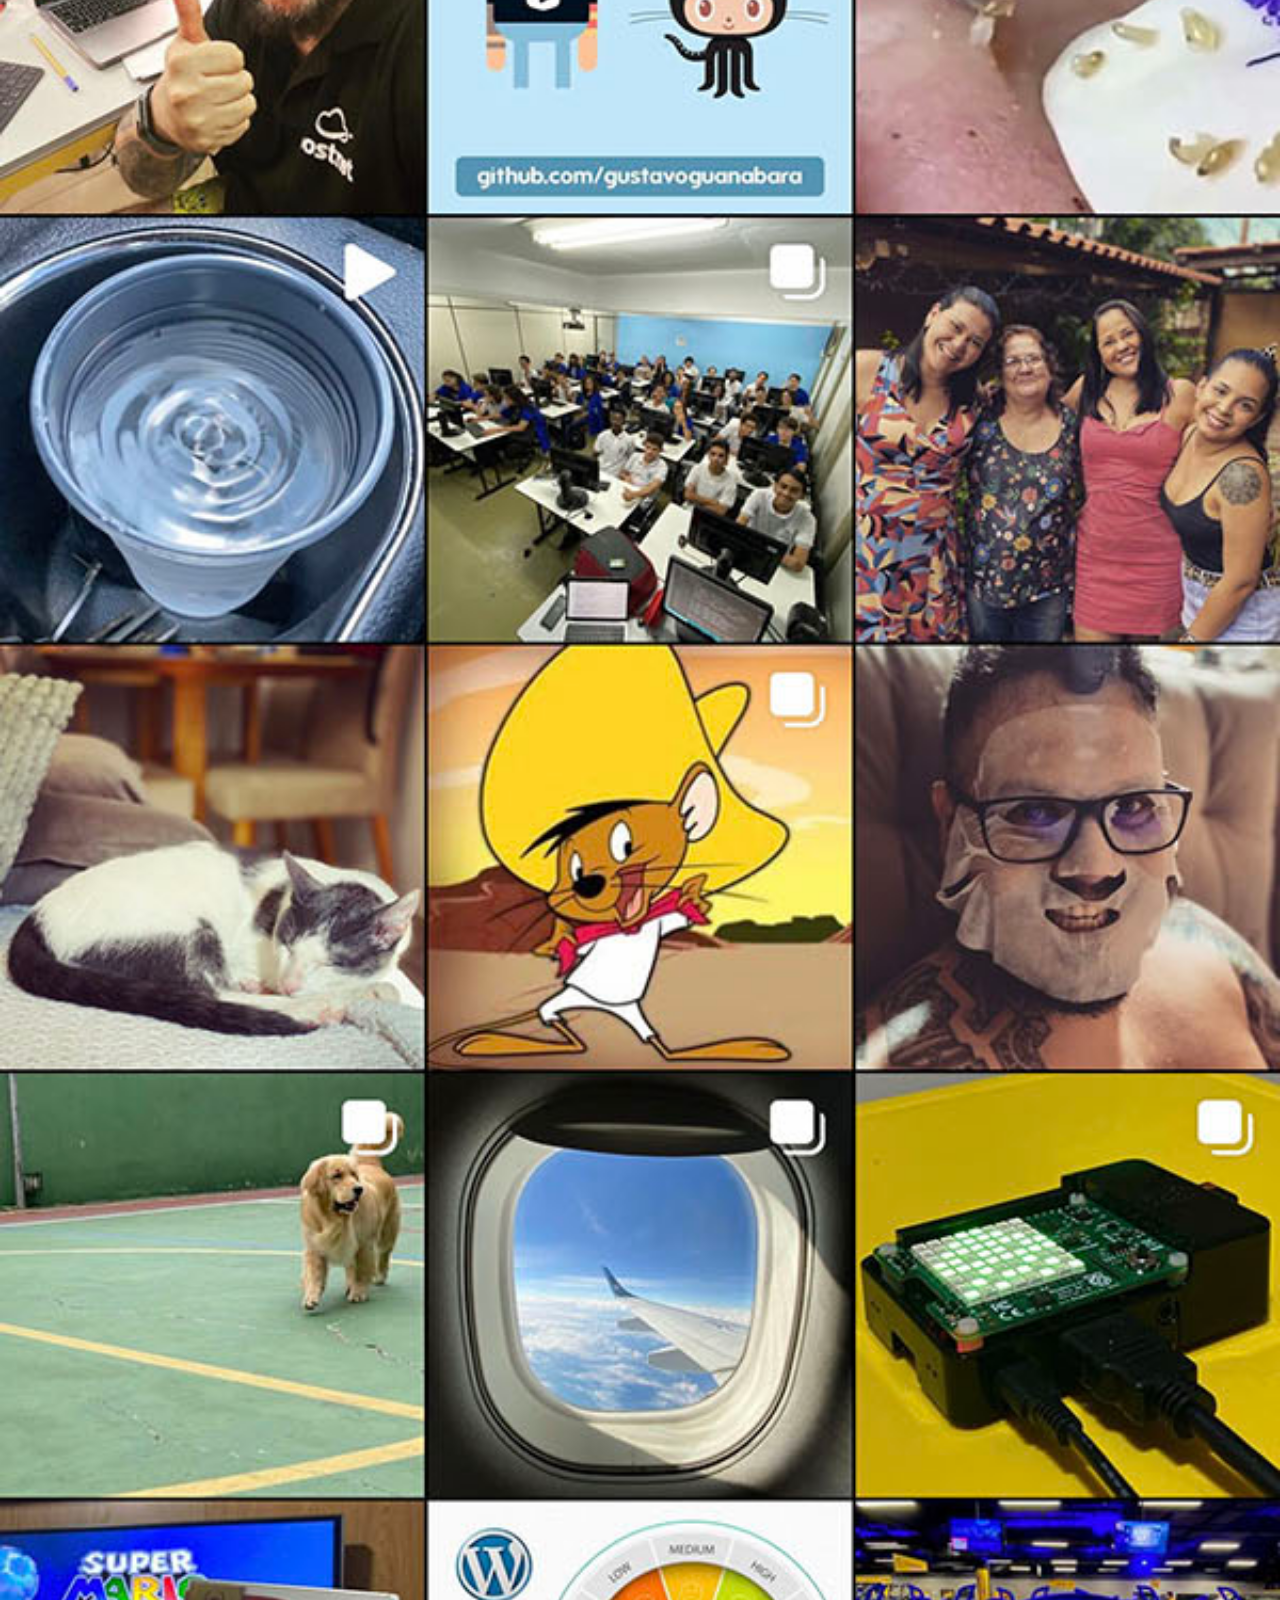
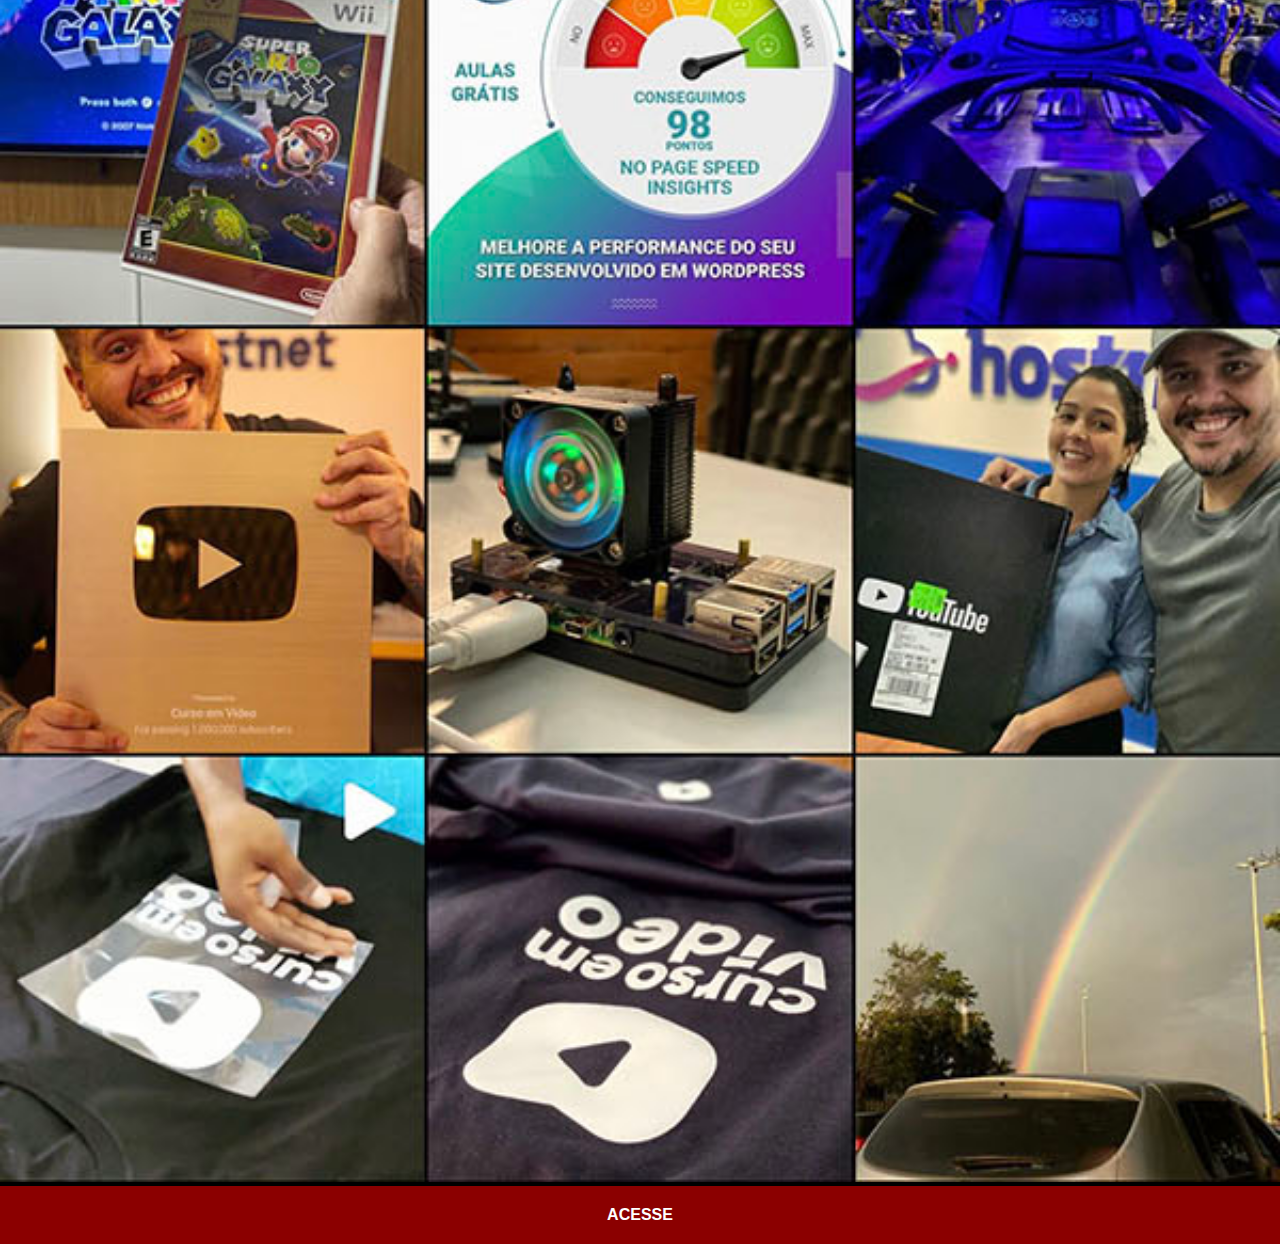
<file: instagram.html>
<!DOCTYPE html>
<html lang="pt-br">
<head>
    <meta charset="UTF-8">
    <meta http-equiv="X-UA-Compatible" content="IE=edge">
    <meta name="viewport" content="width=device-width, initial-scale=1.0">
    <title>Instagram</title>
    <link rel="stylesheet" href="estilos/social.css">
</head>
<body>
    <img src="imagens/tela-instagram.jpg" alt="Instagram">
    <a href="https://www.instagram.com/gustavoguanabara/" target="_blank">ACESSE</a>
</body>
</html>
</file>
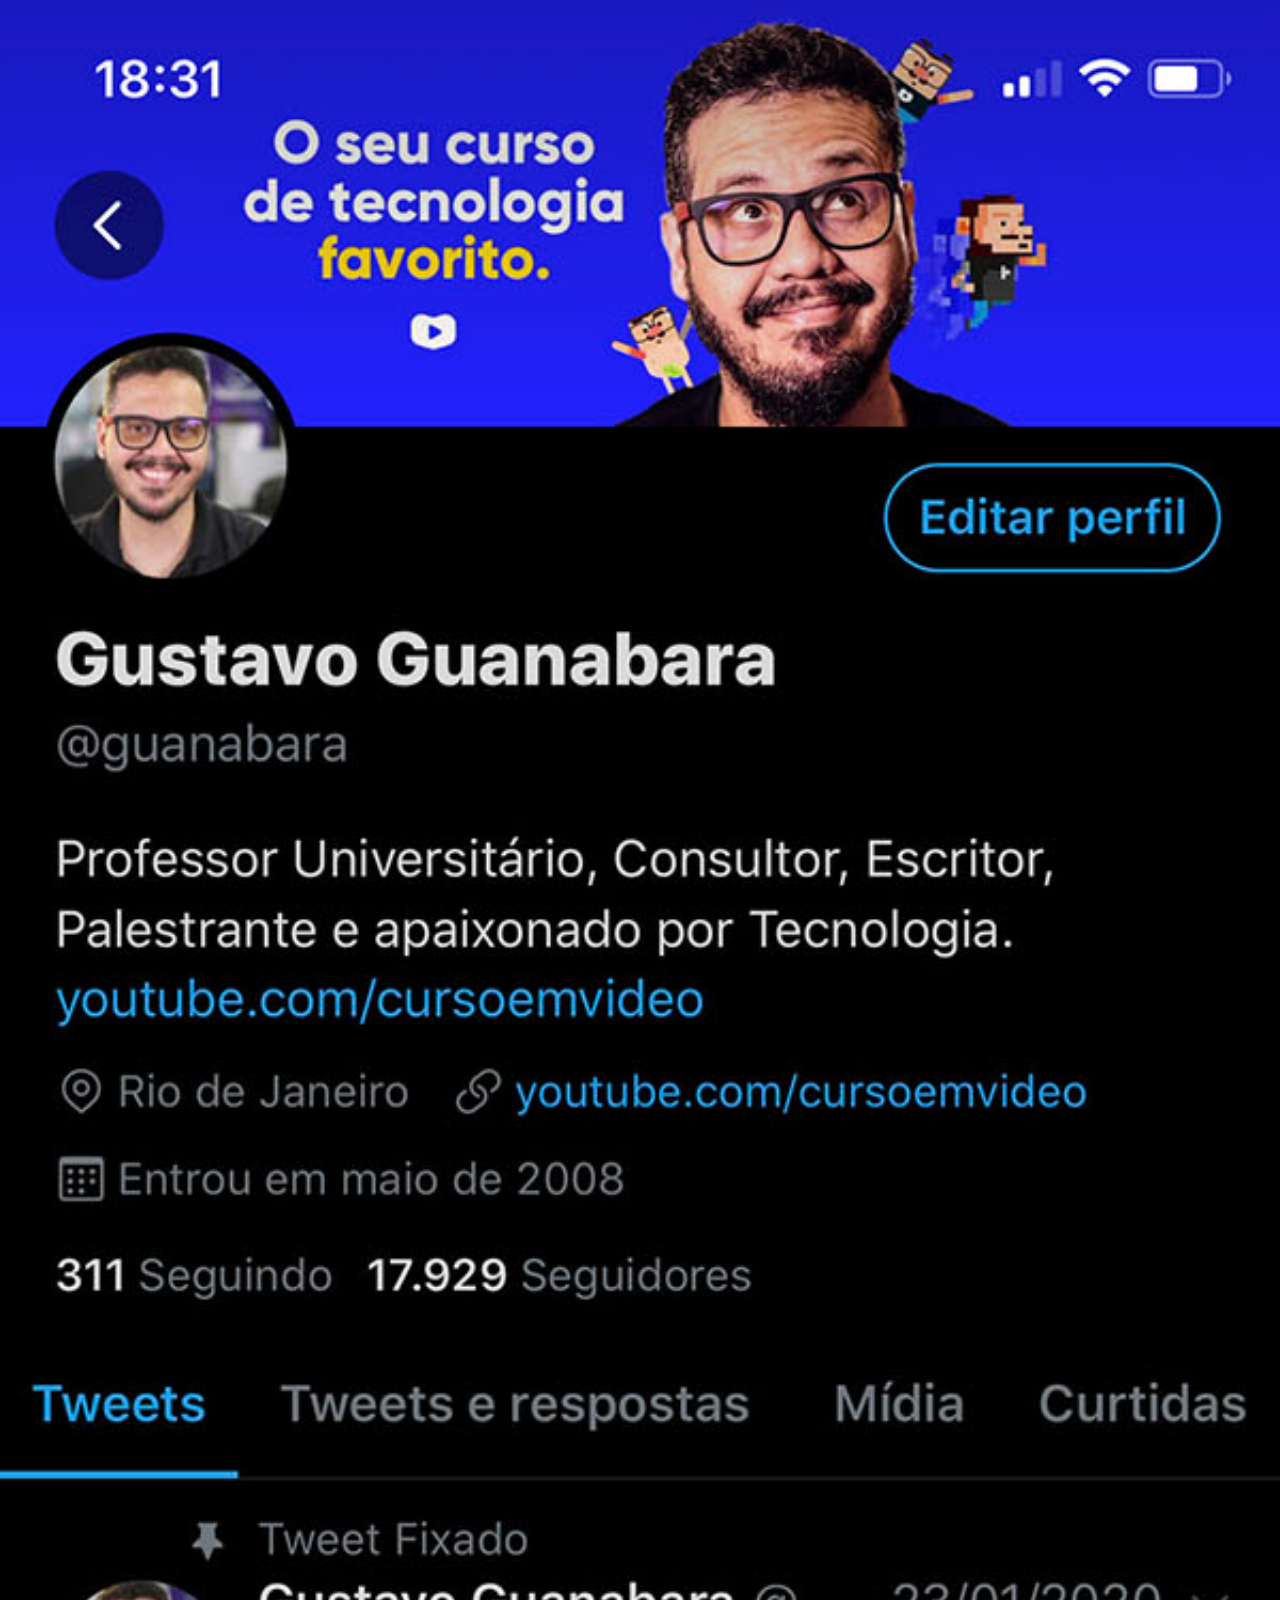
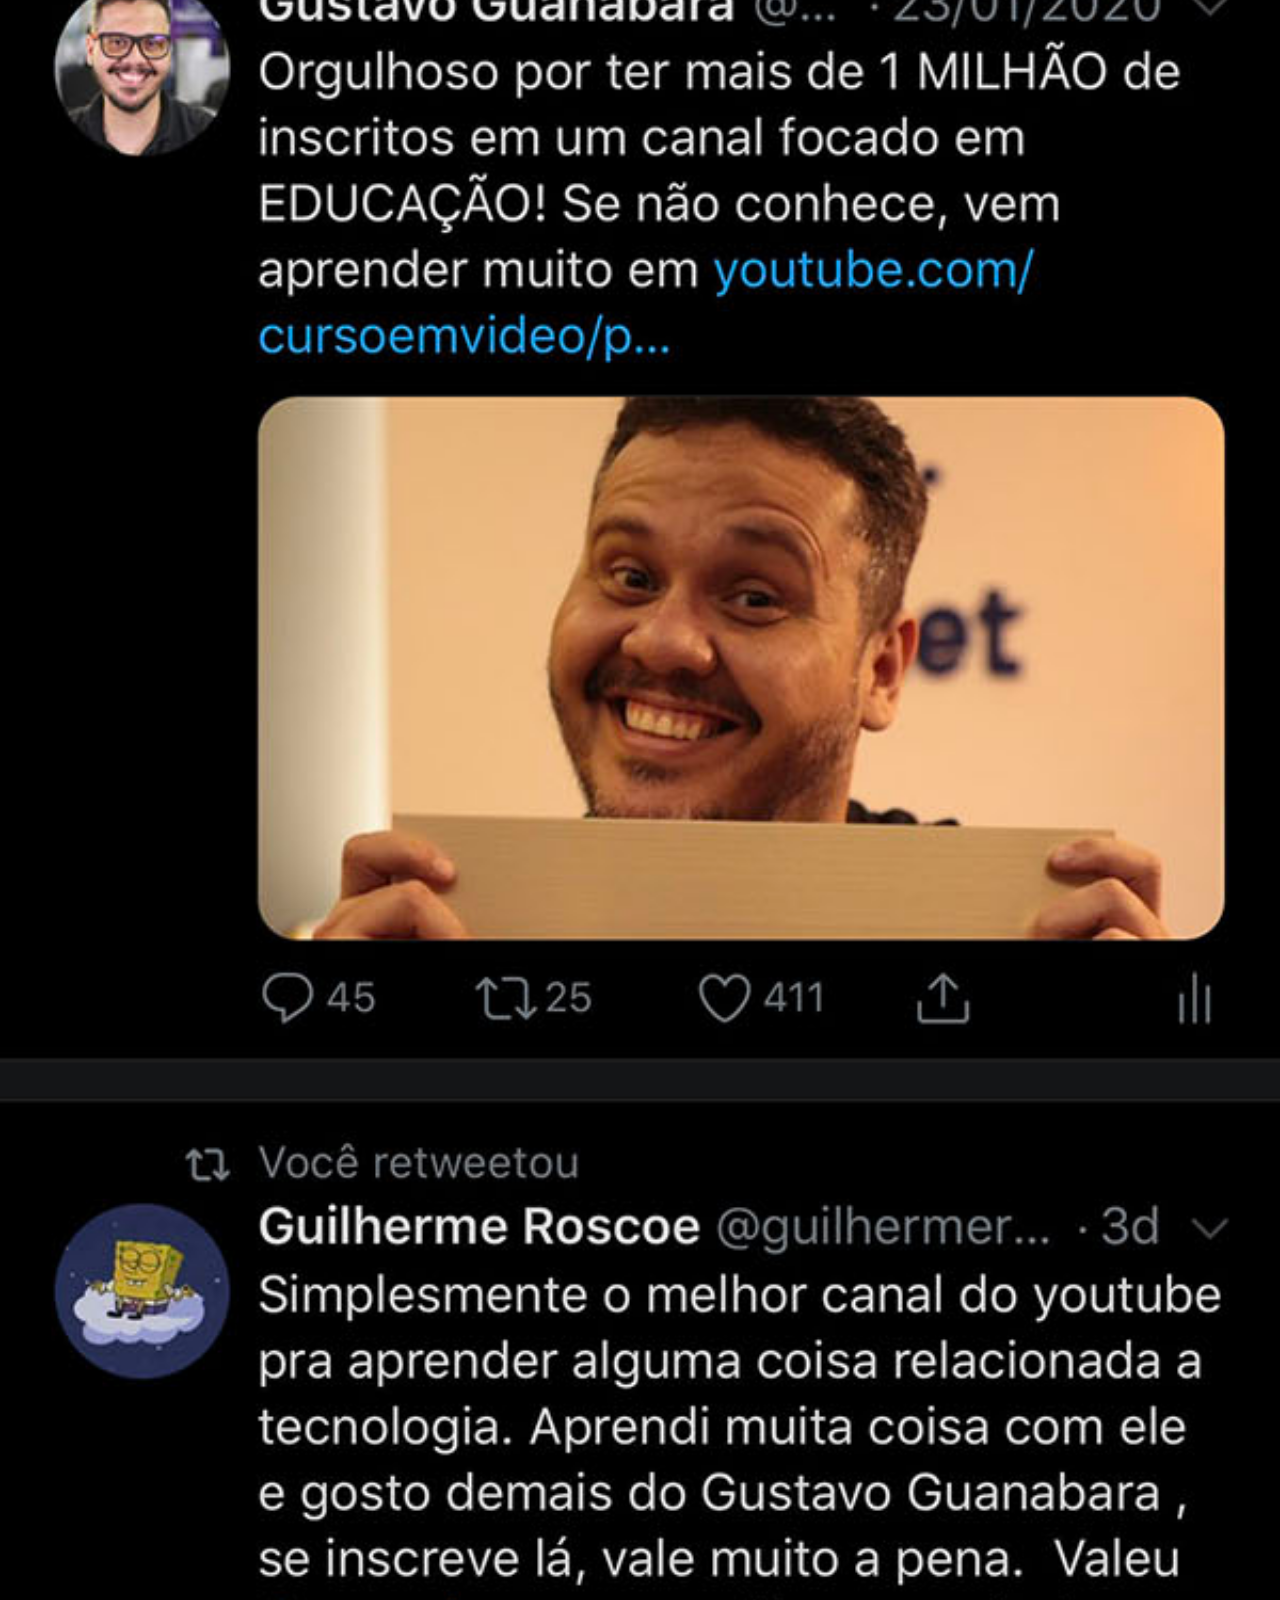
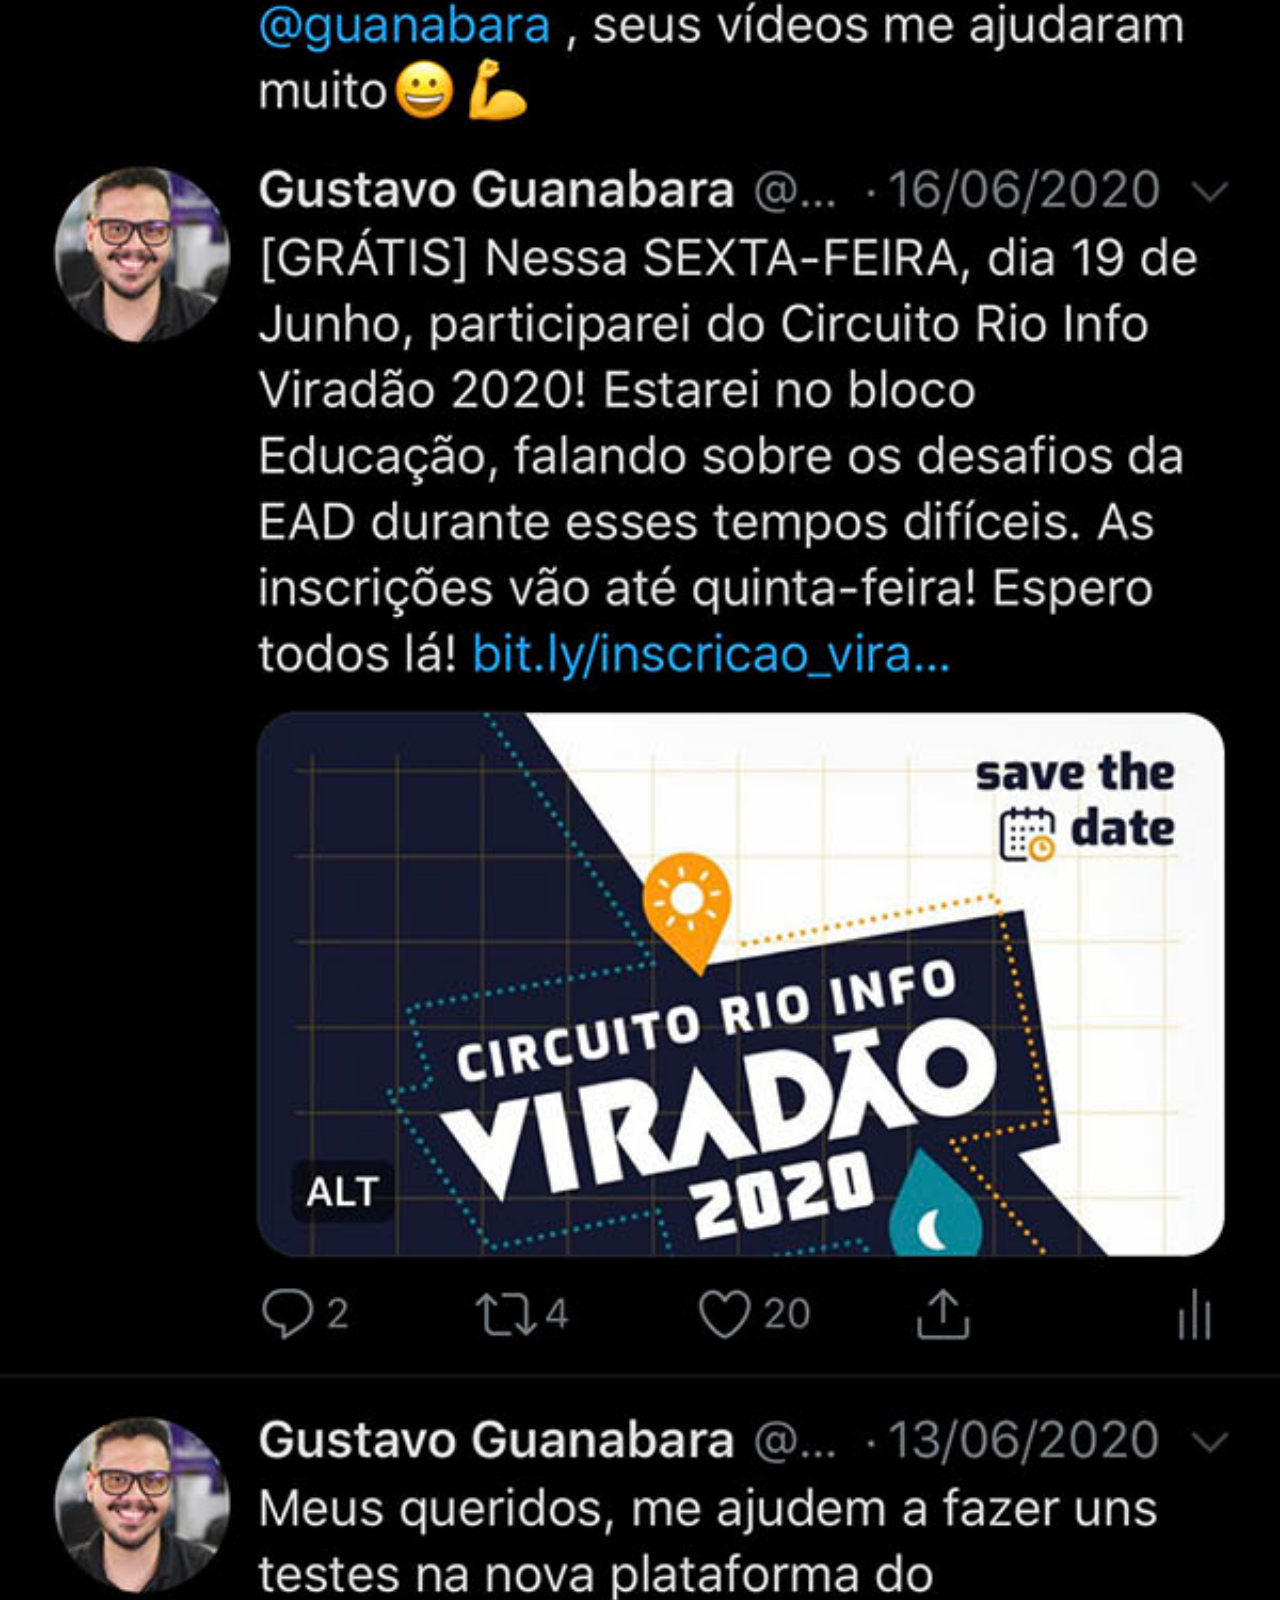
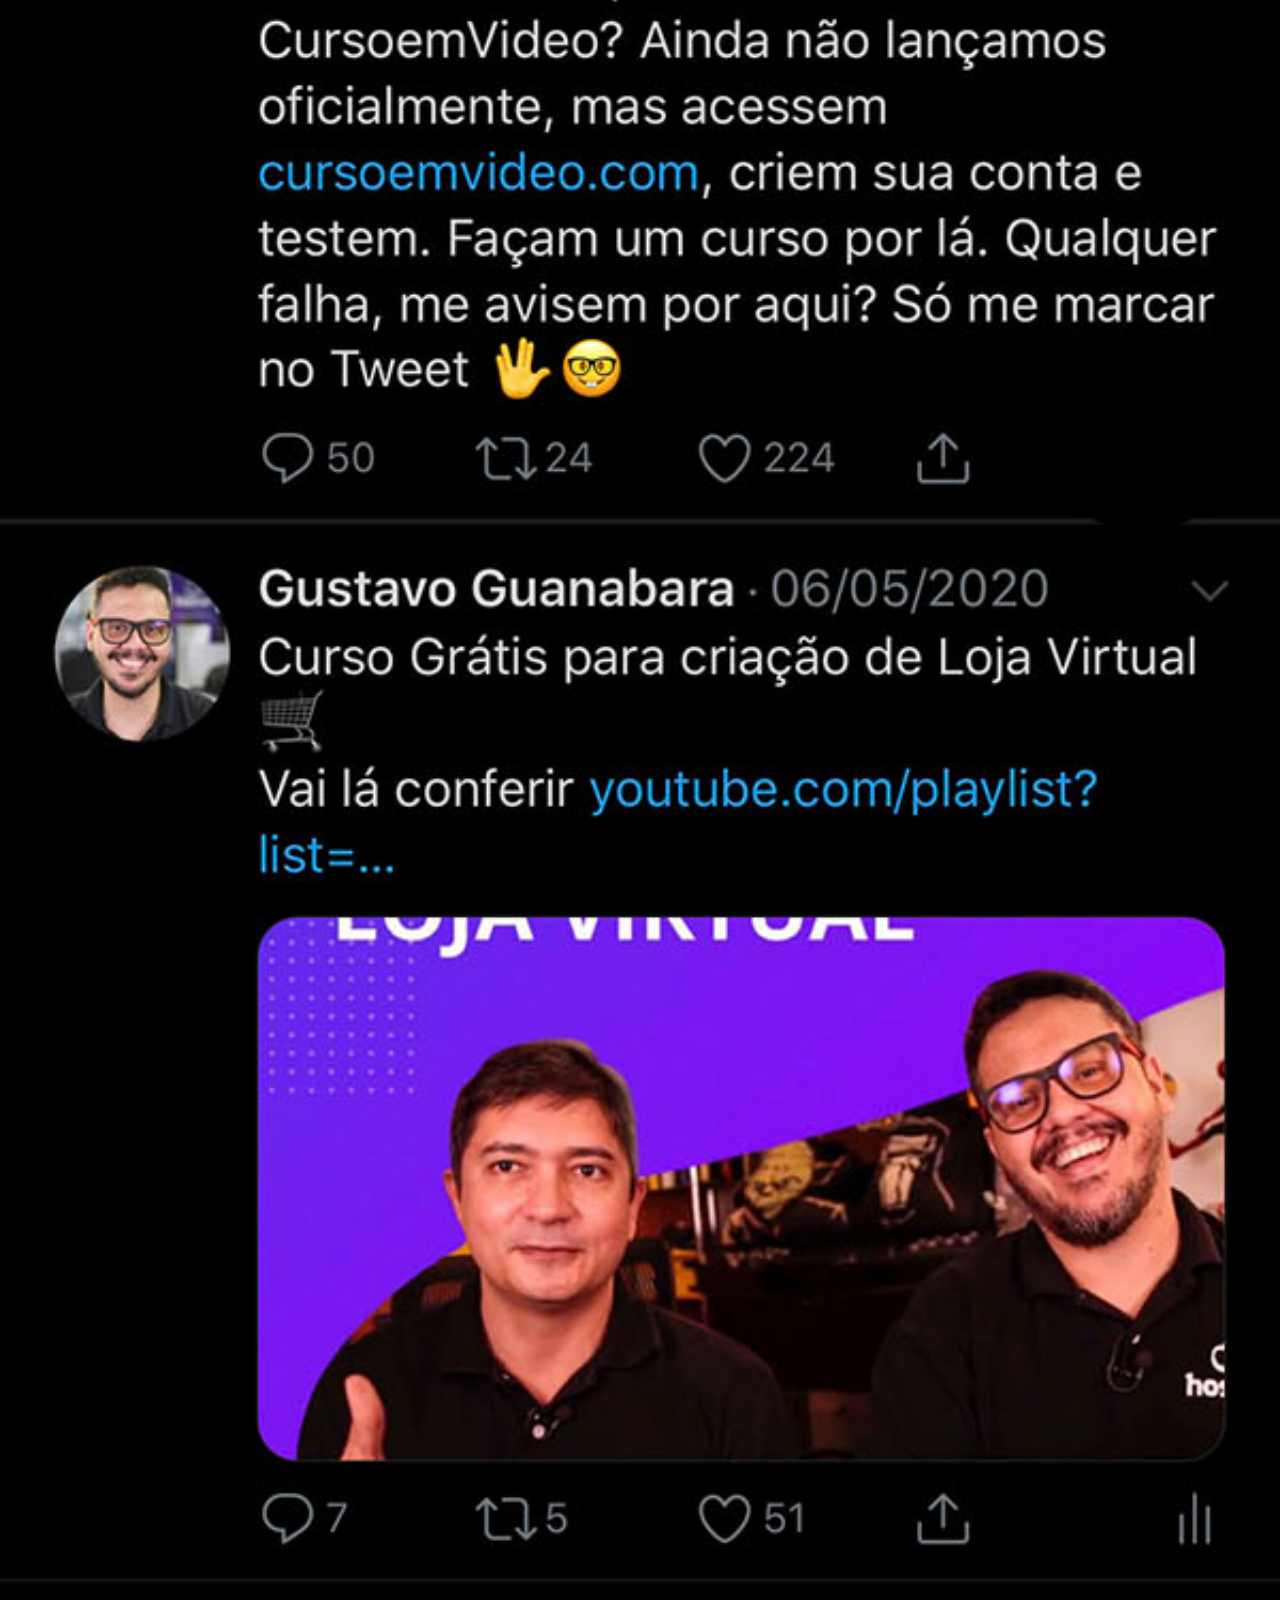
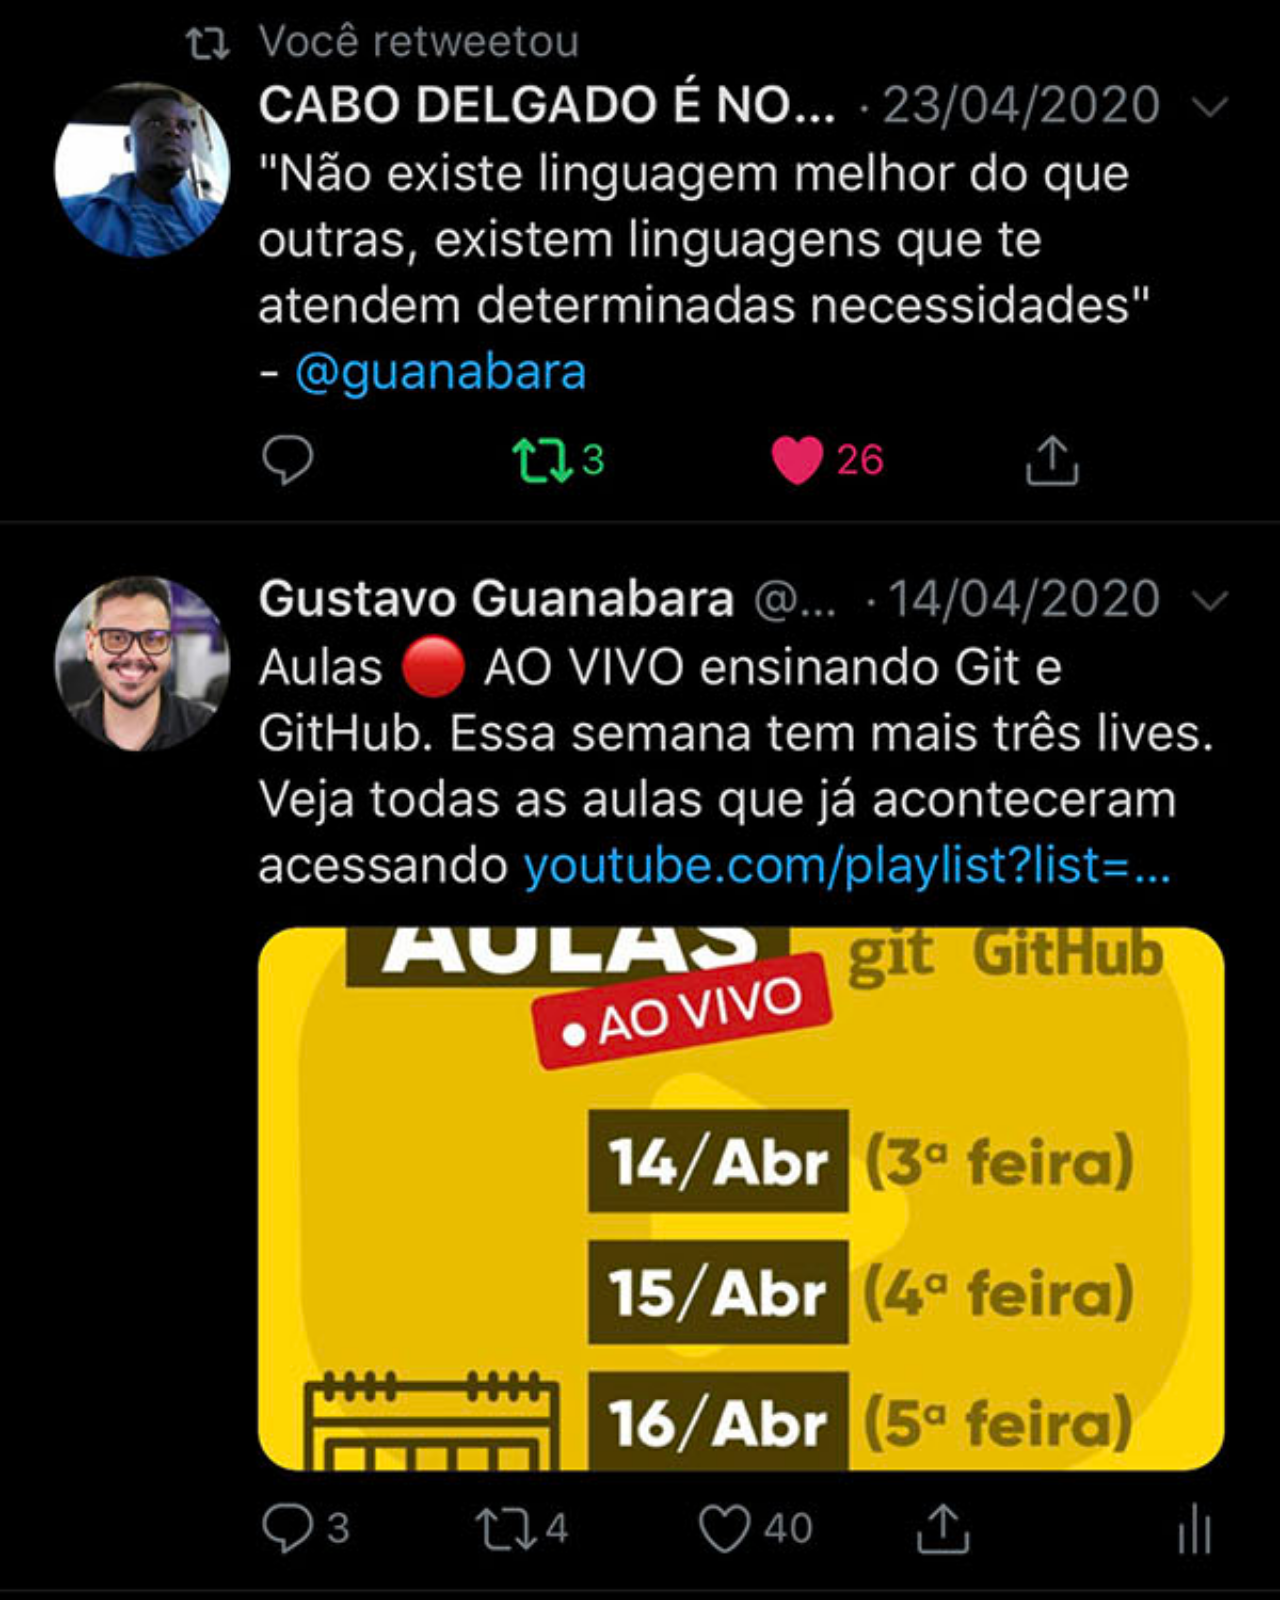
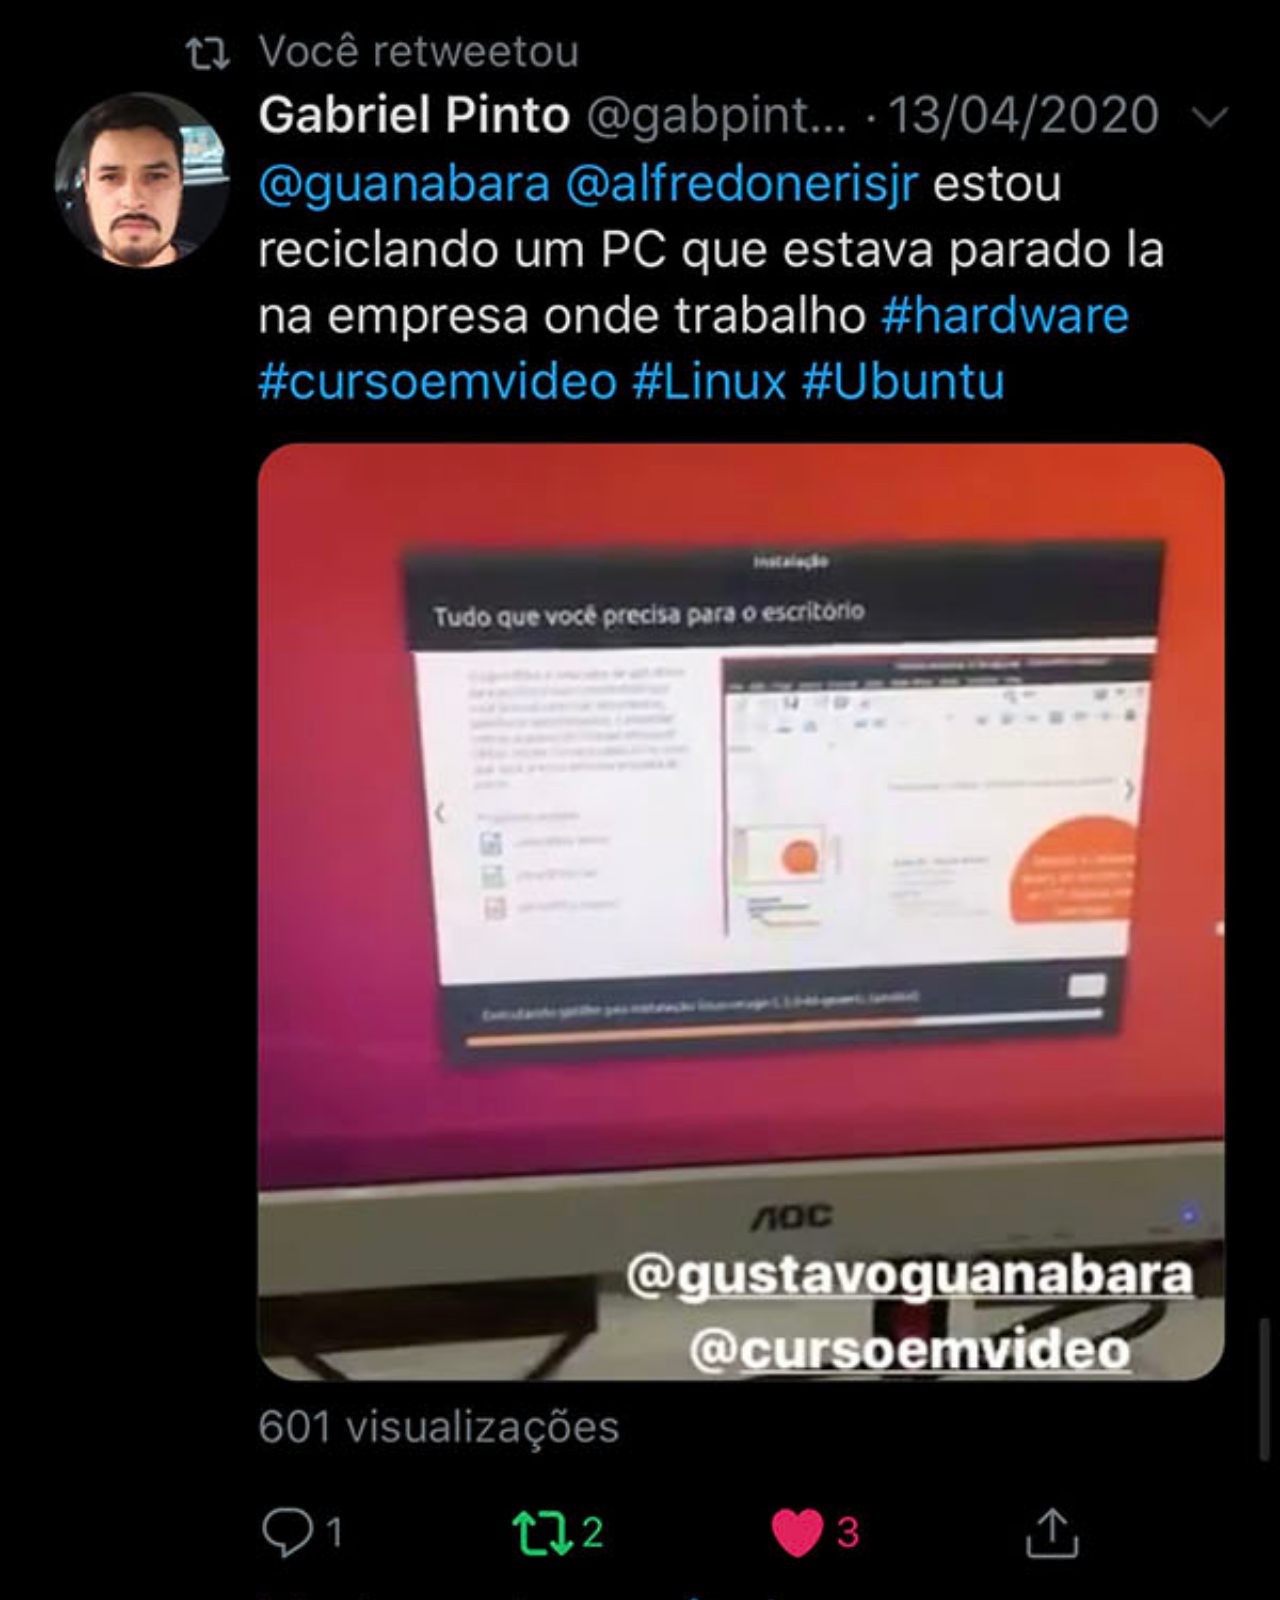
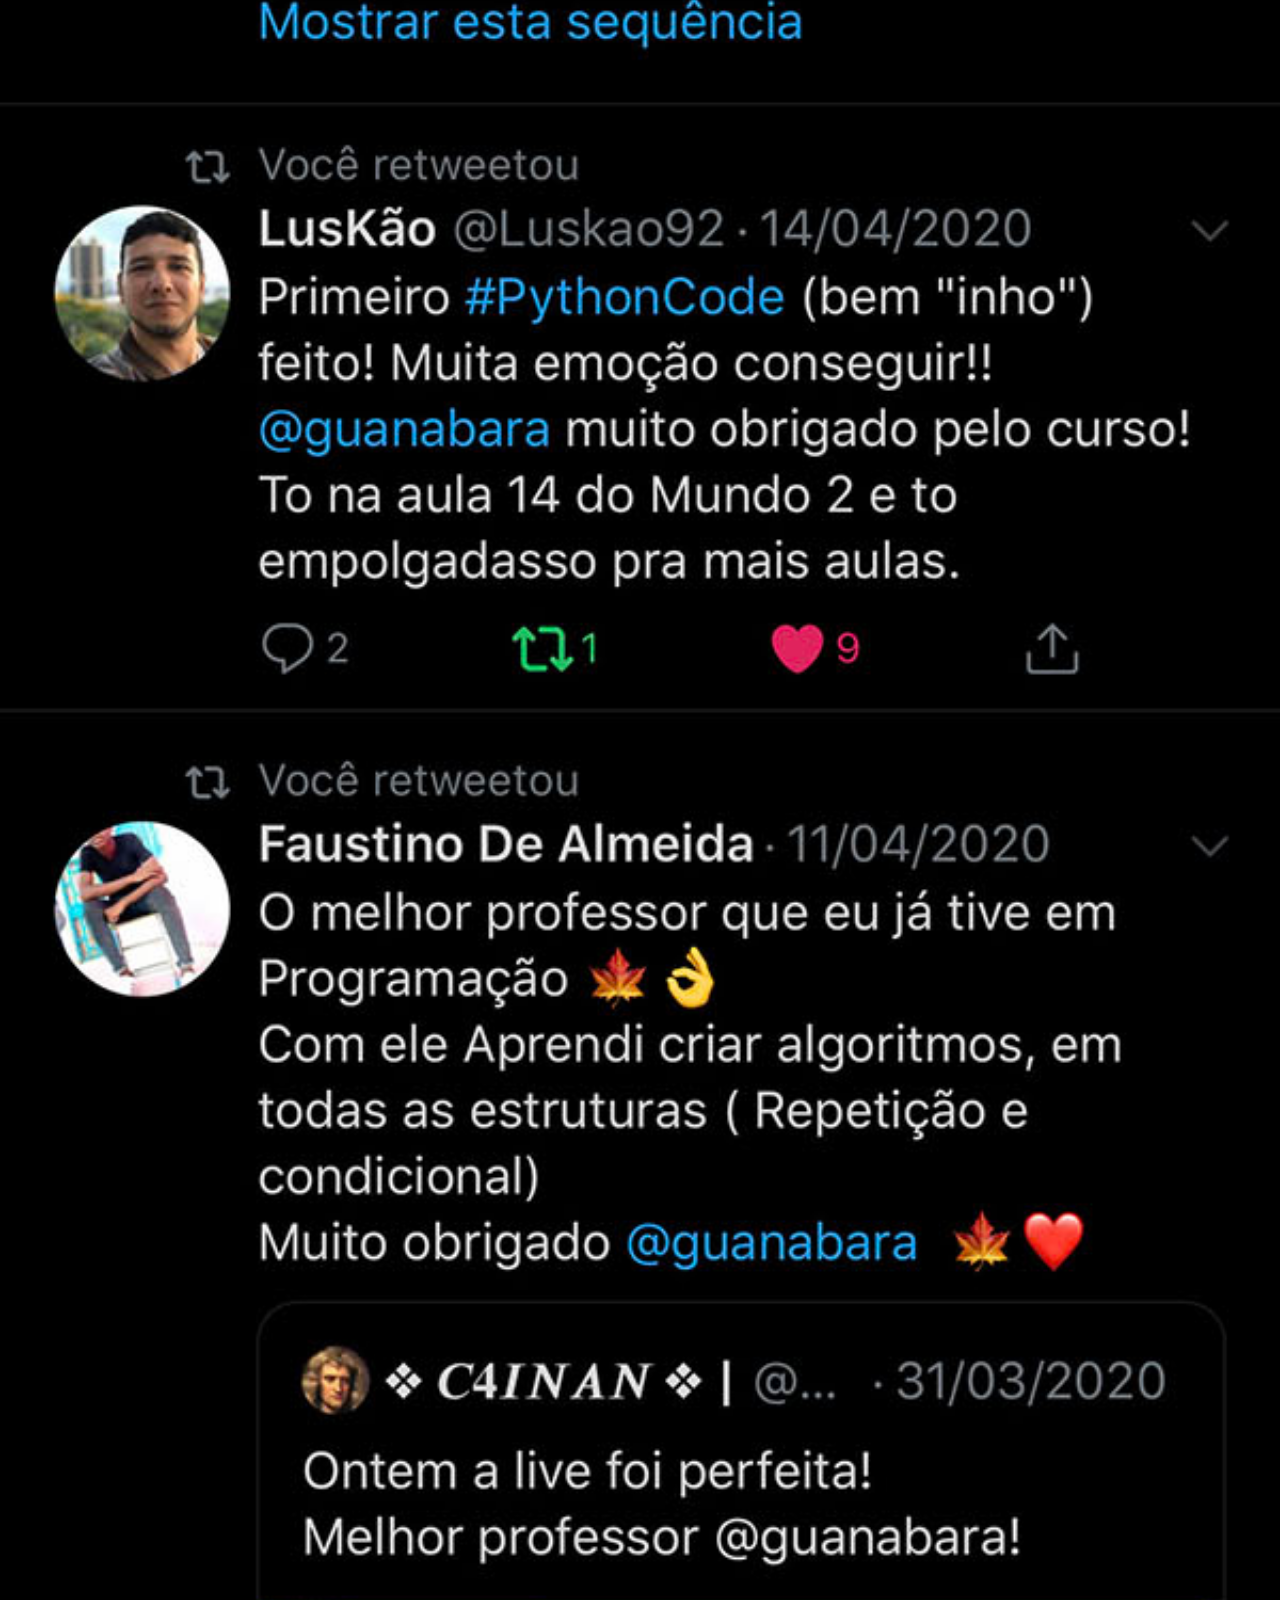
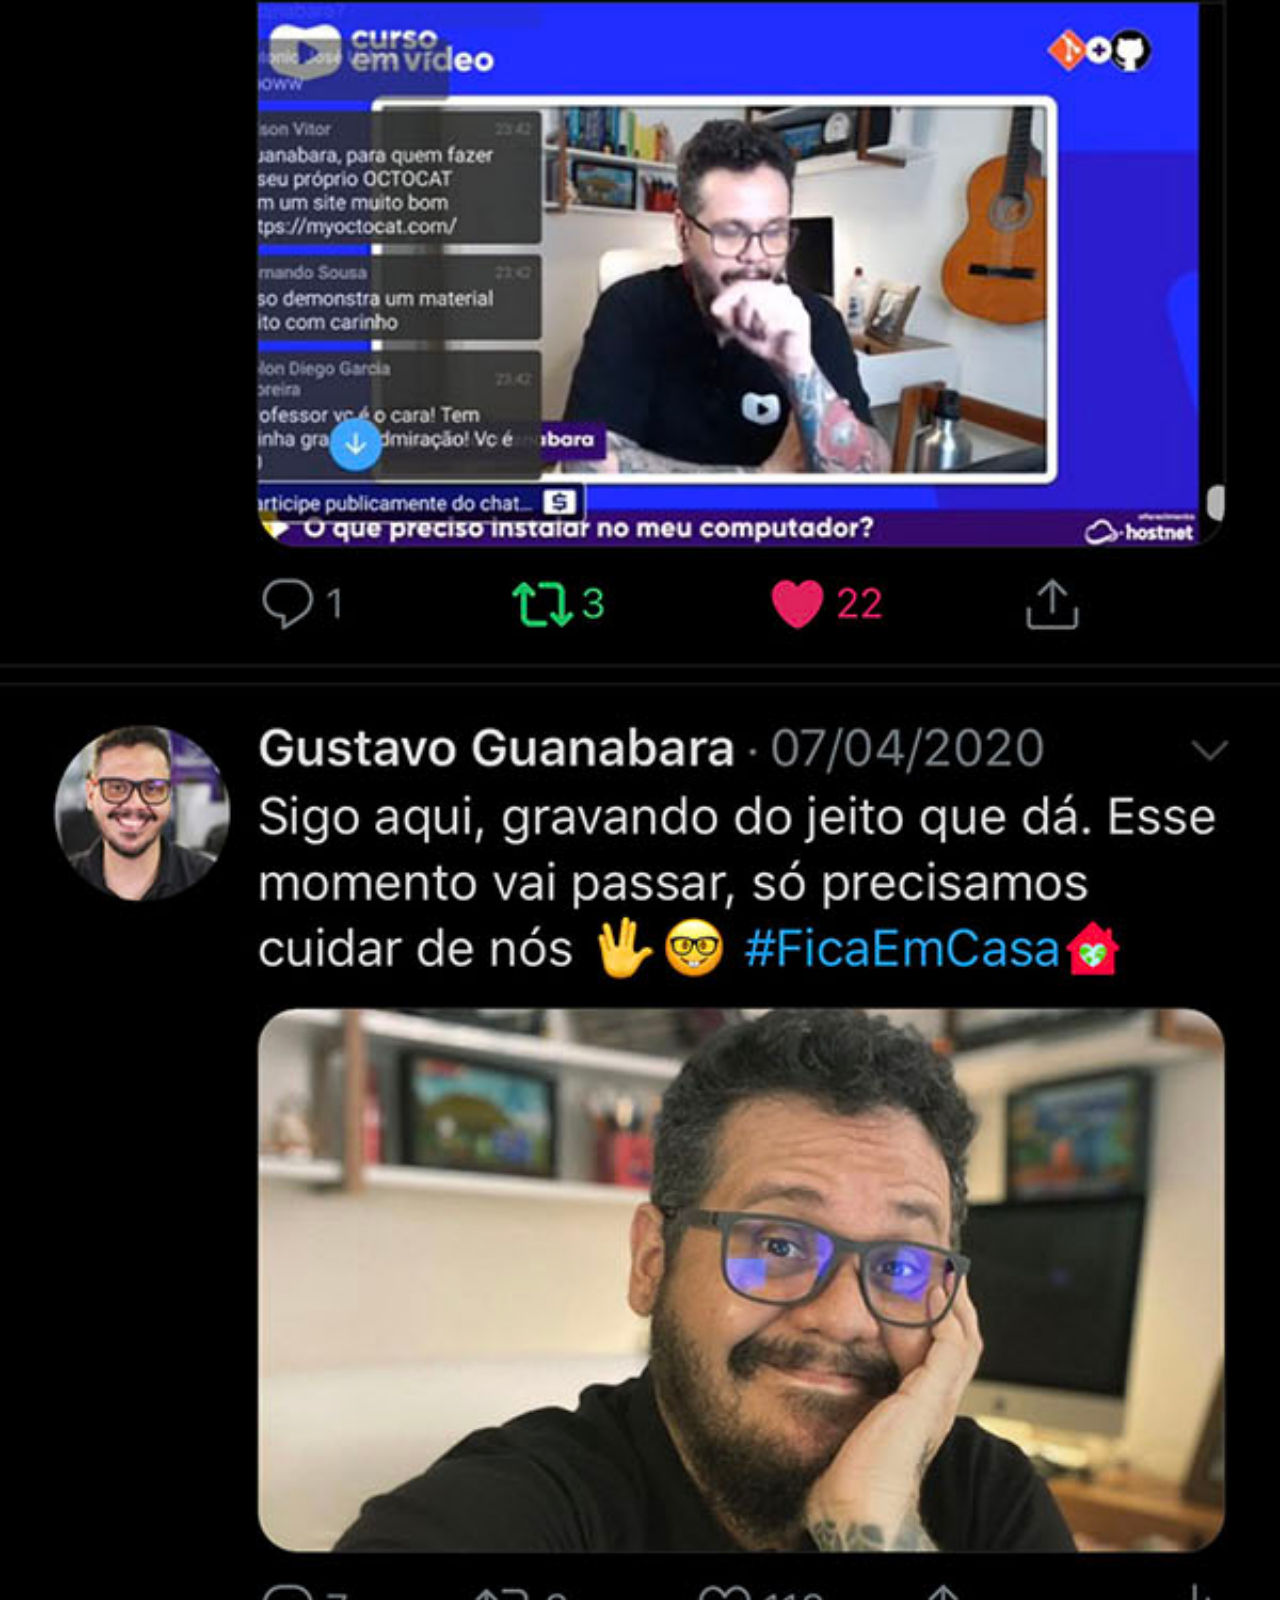
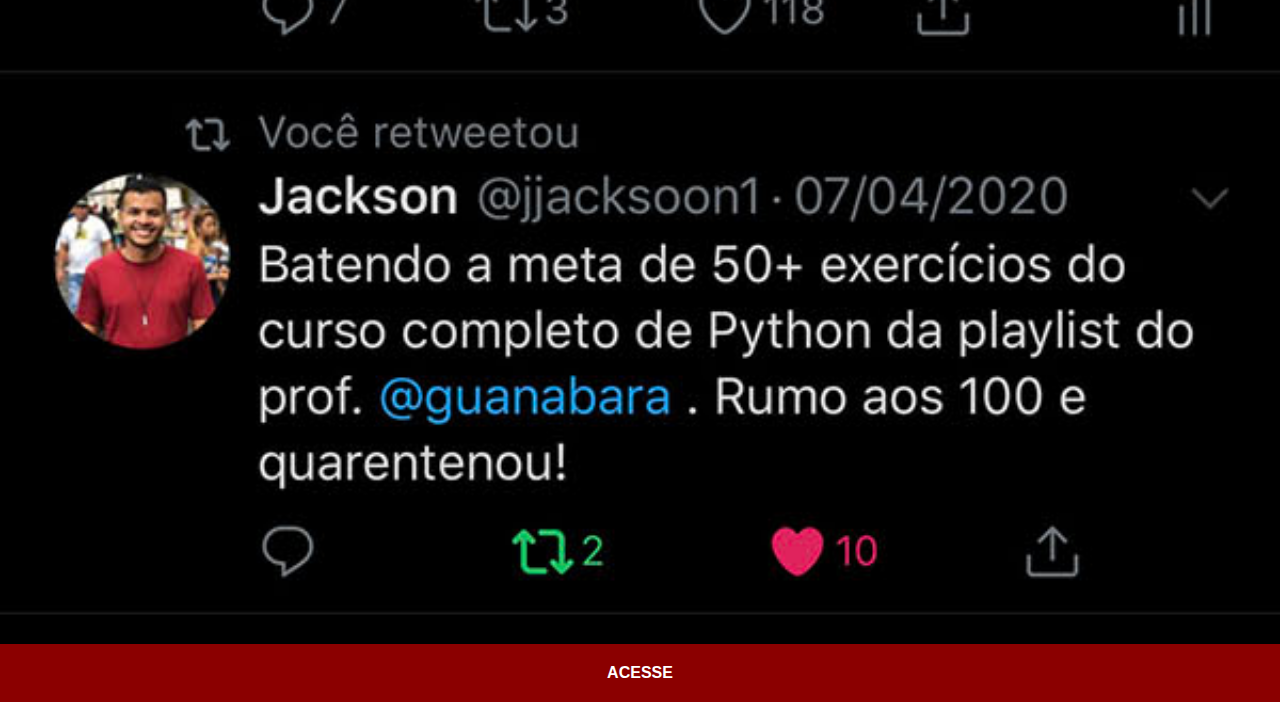
<file: twitter.html>
<!DOCTYPE html>
<html lang="pt-br">
<head>
    <meta charset="UTF-8">
    <meta http-equiv="X-UA-Compatible" content="IE=edge">
    <meta name="viewport" content="width=device-width, initial-scale=1.0">
    <title>Twitter</title>
    <link rel="stylesheet" href="estilos/social.css">
</head>
<body>
    <img src="imagens/tela-twitter.jpg" alt="Twitter">
    <a href="https://twitter.com/guanabara" target="_blank">ACESSE</a>
</body>
</html>
</file>
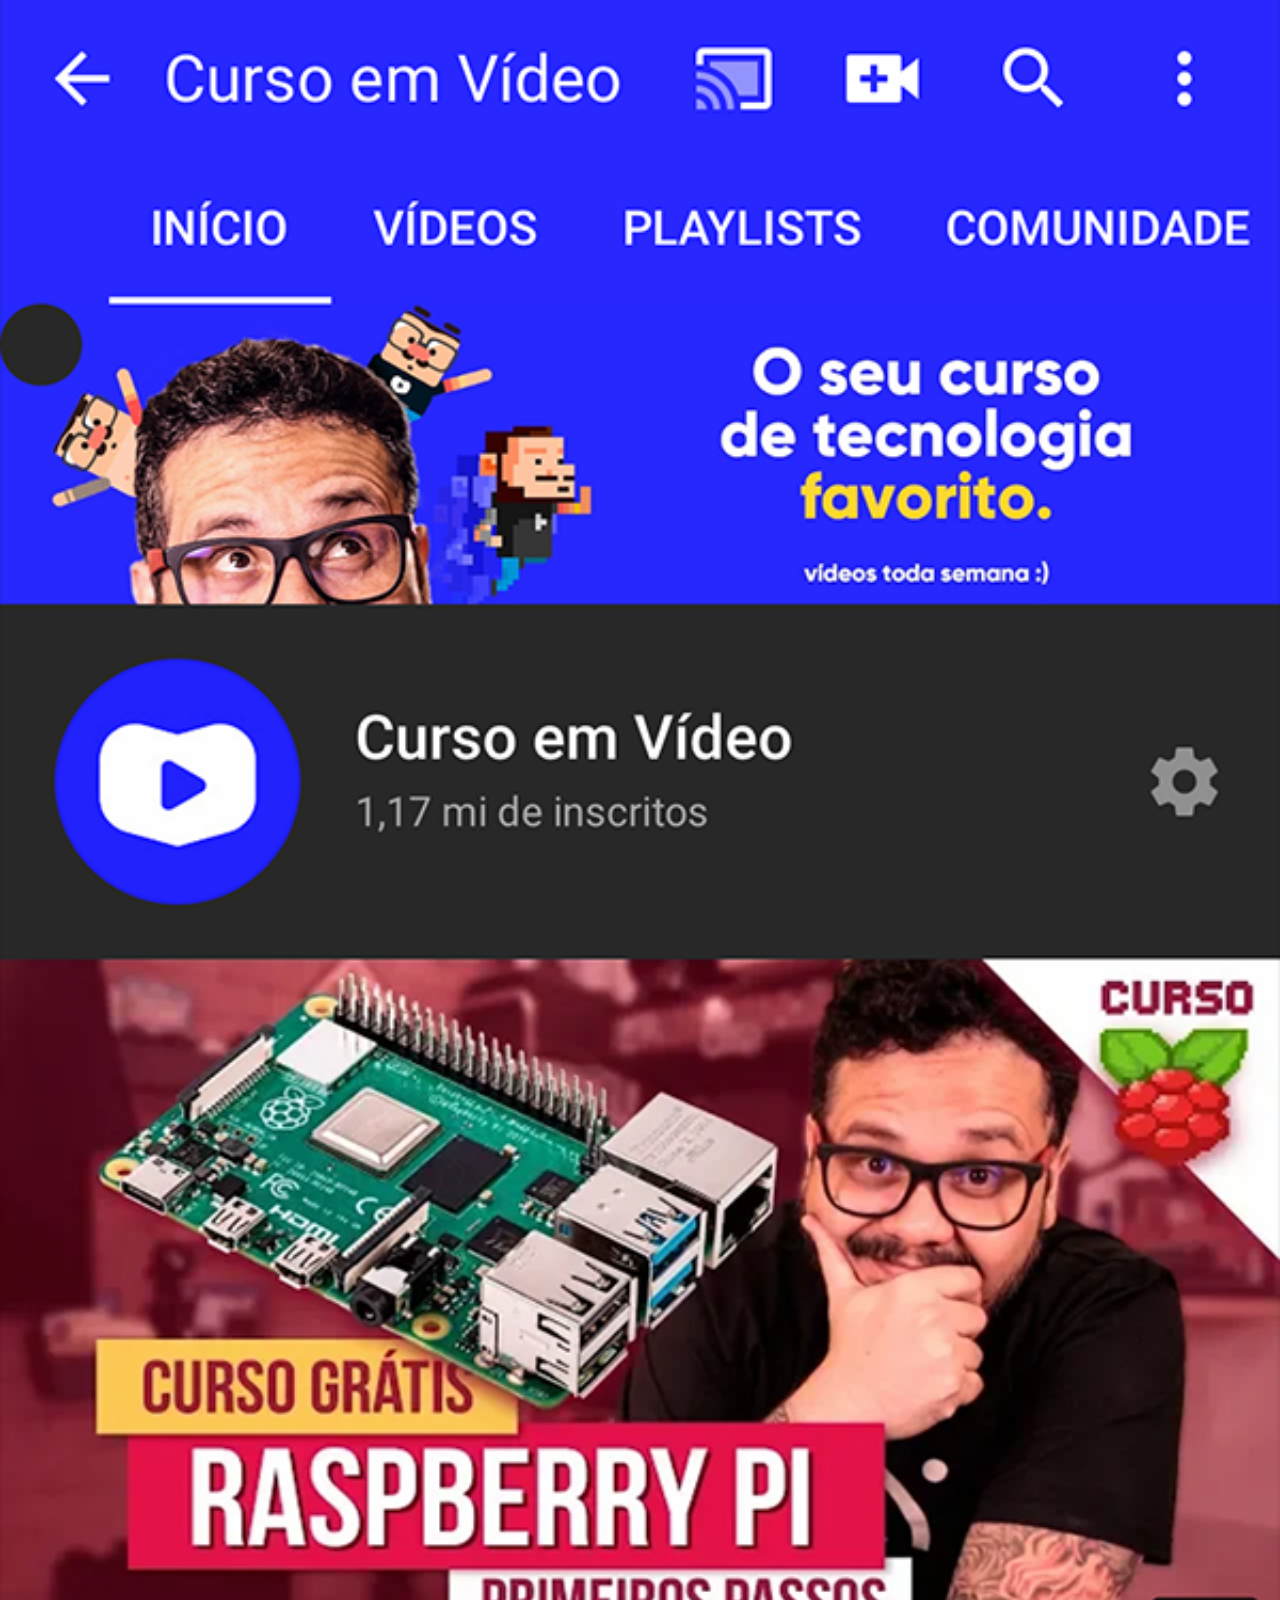
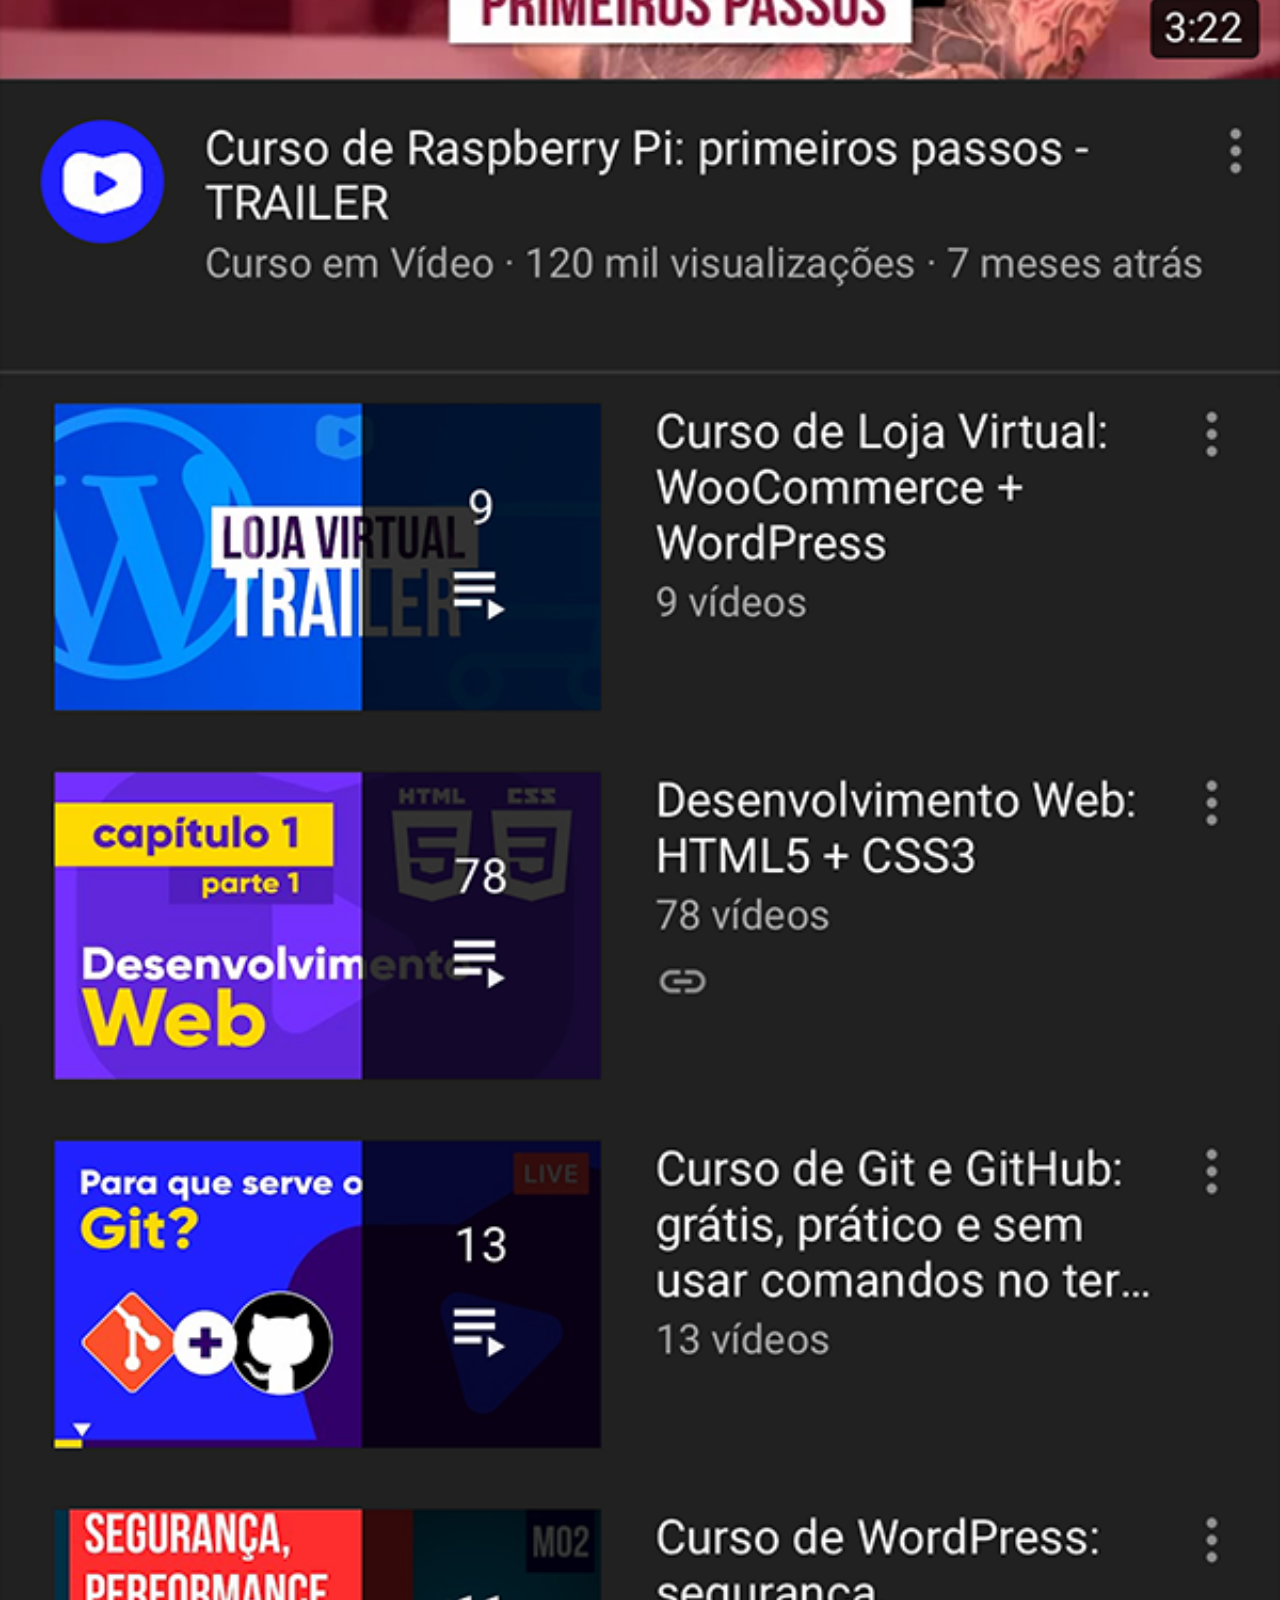
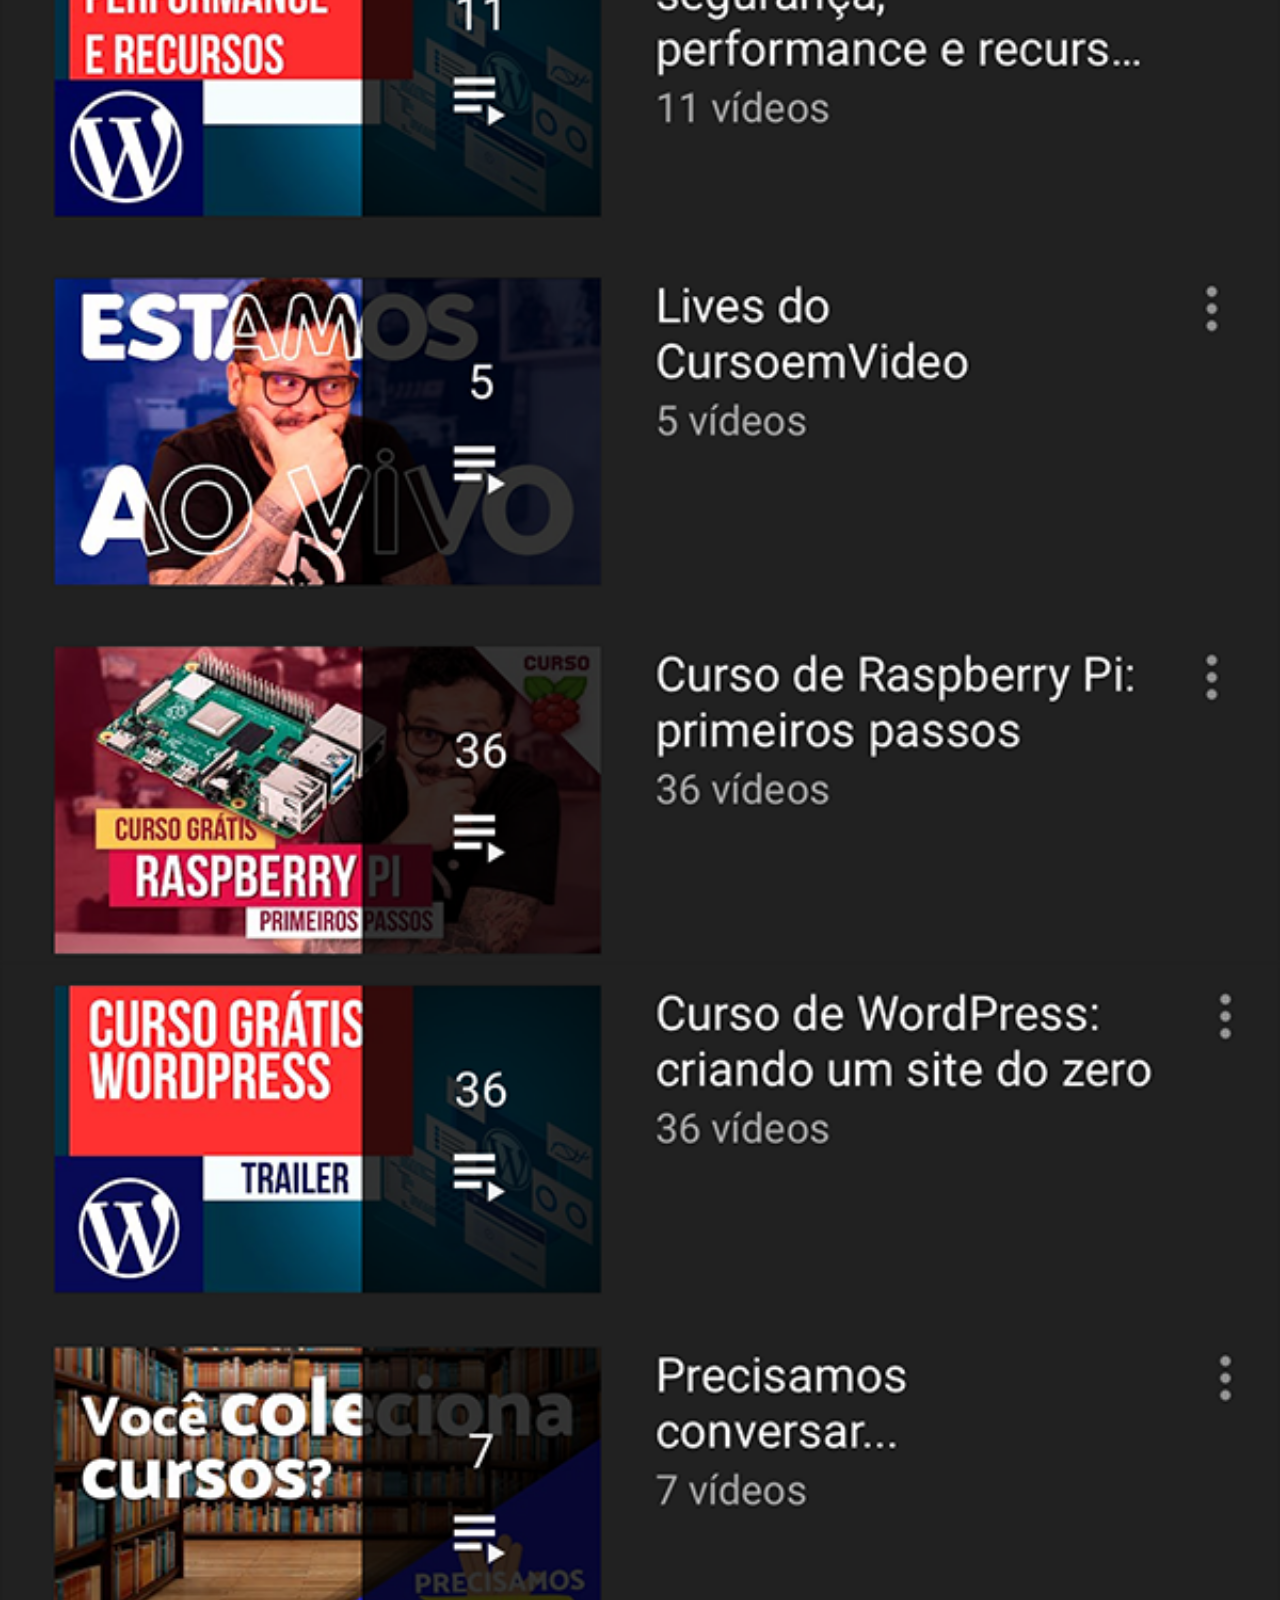
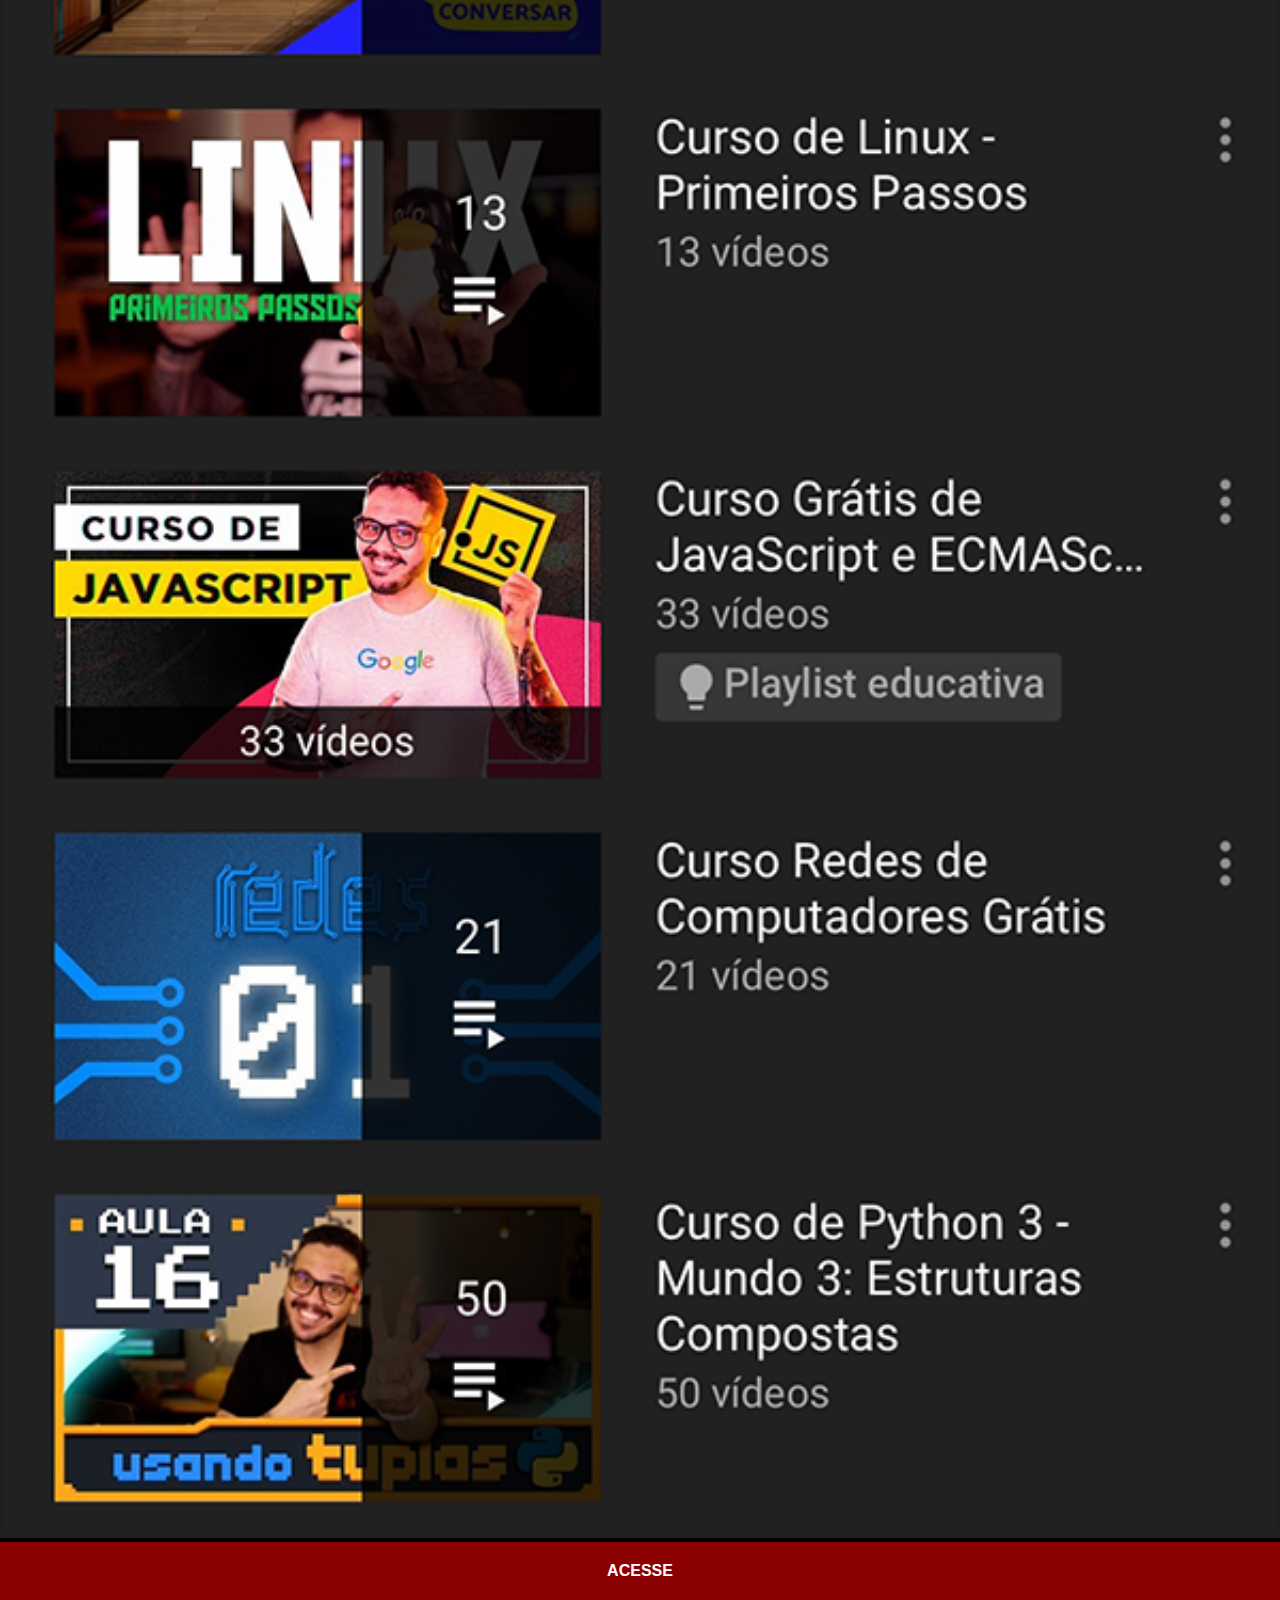
<file: youtube.html>
<!DOCTYPE html>
<html lang="pt-br">
<head>
    <meta charset="UTF-8">
    <meta http-equiv="X-UA-Compatible" content="IE=edge">
    <meta name="viewport" content="width=device-width, initial-scale=1.0">
    <title>YouTube</title>
    <link rel="stylesheet" href="estilos/social.css">
</head>
<body>
    <img src="imagens/tela-youtube.png" alt="Youtube">
    <a href="https://www.youtube.com/@CursoemVideo" target="_blank">ACESSE</a>
</body>
</html>
</file>
<file: estilos/style.css>
@charset "UTF-8";

* {
    margin: 0;
    padding: 0;
    font-family: Arial, Helvetica, sans-serif;
}

html, body {
    height: 100vh;
    width: 100vw;
    background-color: black;
}

body {
    background: url('../imagens/fundo-madeira.jpg') no-repeat top center;
    background-size: cover;
    background-attachment: fixed;
}

main {
    position: relative;
    height: 100vh;
}

section#telefone {
    position: absolute;
    top: 50%;
    left: 50%;
    transform: translate(-50%, -50%);

    height:627px;
    width: 311px;
    background: url('../imagens/frame-iphone.png') no-repeat;
}

iframe#tela {
    position: relative;
    top: 80px;
    left: 22px;
    width: 268px;
    height: 472px;
}

section#redes-sociais {
    text-align: right;
}

section#redes-sociais img {
    width: 50px;
    margin: 10px;
    border-radius: 50%;
    box-shadow: 2px 2px 5px rgba(0, 0, 0, 0.37);
    box-sizing: border-box;
}

section#redes-sociais img:hover {
    border: 2px solid rgb(182, 182, 182);
    transform: translate(-3px, 0px);
    transition-duration: 0.2s;
    transition: transform .3s;
}
</file>
<file: pacote-d013/estilos/style.css>
@charset "UTF-8";

* {
    margin: 0;
    padding: 0;
    font-family: Arial, Helvetica, sans-serif;
}

html, body {
    height: 100vh;
    width: 100vw;
    background-color: black;
}

body {
    background: url('../imagens/fundo-madeira.jpg') no-repeat top center;
    background-size: cover;
    background-attachment: fixed;
}

main {
    position: relative;
    height: 100vh;
}

section#telefone {
    position: absolute;
    top: 50%;
    left: 50%;
    transform: translate(-50%, -50%);

    height:627px;
    width: 311px;
    background: url('../imagens/frame-iphone.png') no-repeat;
}
</file>
<file: estilos/social.css>
@charset "UTF-8";

* {
    margin: 0px;
    padding: 0px;
    font-family: Arial, Helvetica, sans-serif;
}

body {
    background-color: black;
}

::-webkit-scrollbar {
    width: 0px;
    height: 0px;
}

img {
    width: 100vw;
}

a {
    display: block;
    background-color: darkred;
    color: white;
    padding: 20px;
    text-align: center;
    font-weight: bolder;
    text-decoration: none;
}

a:hover {
    background-color: red;
}
</file>
